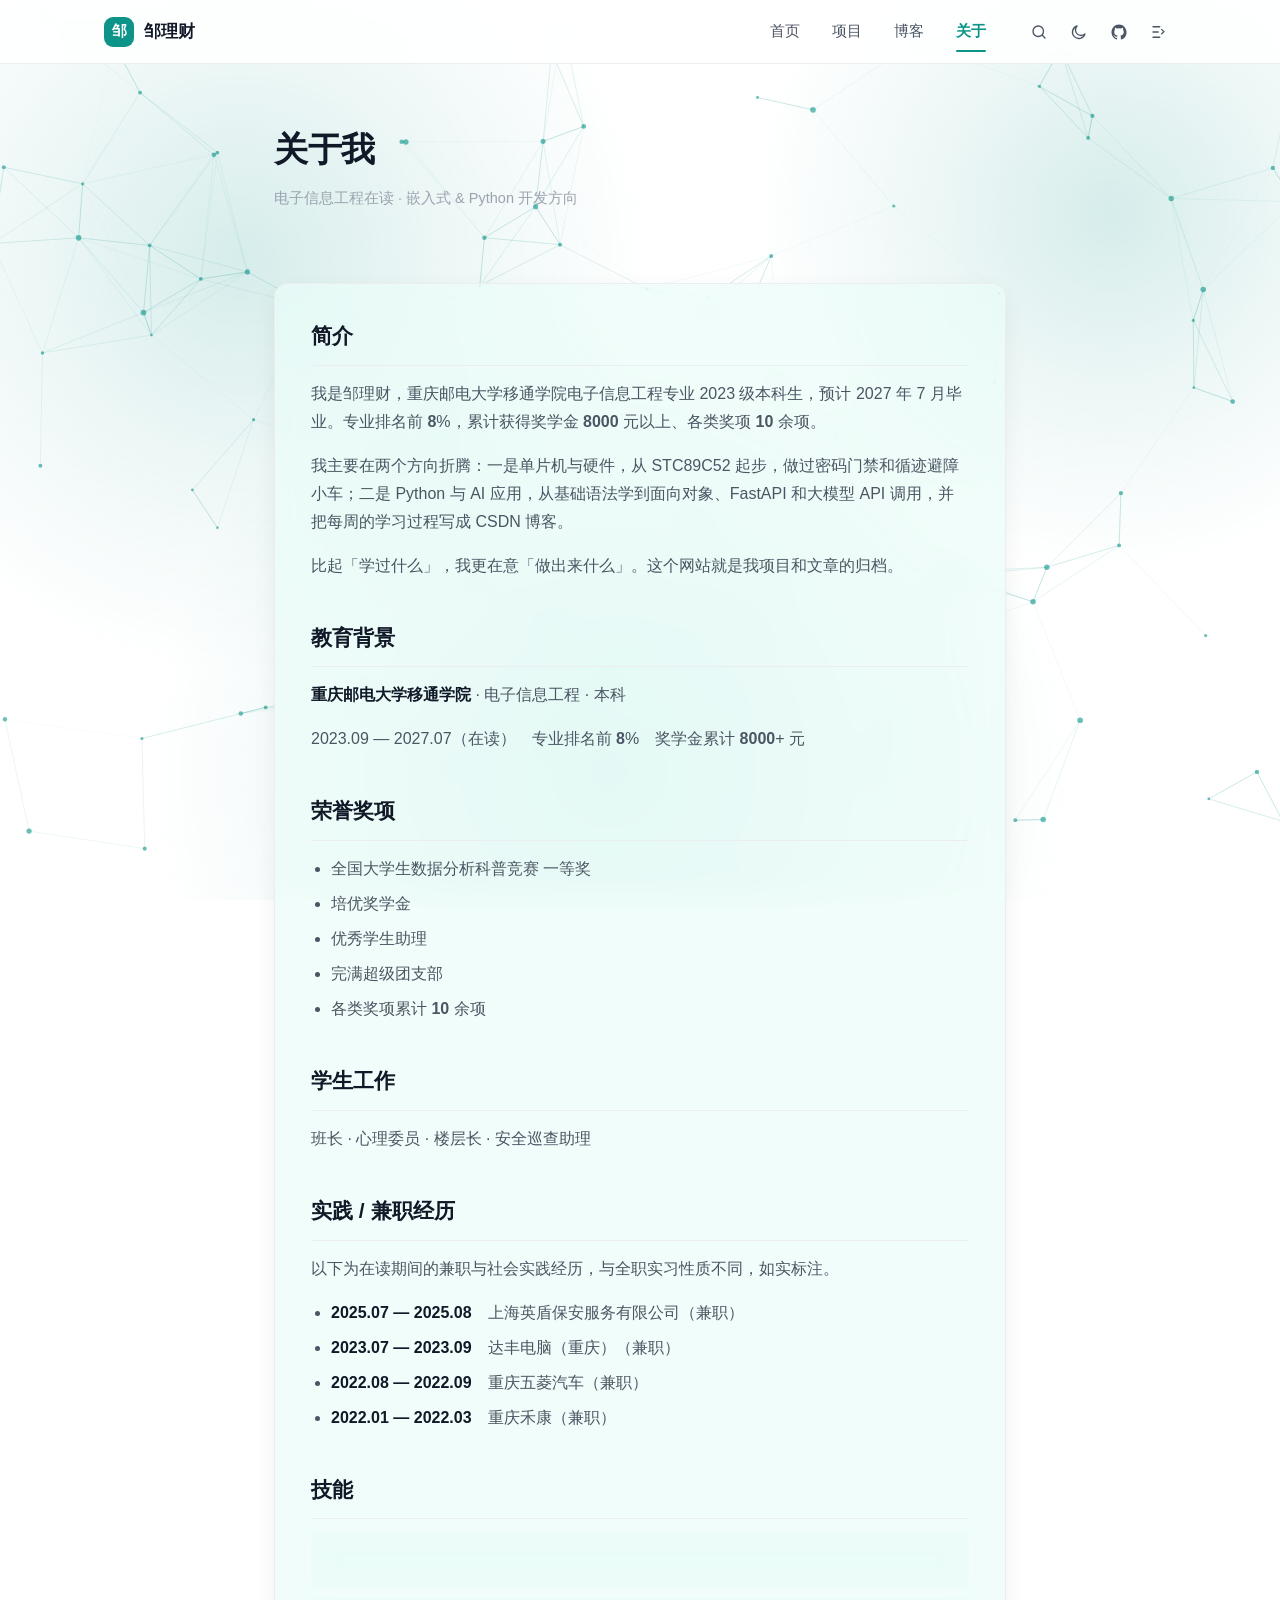
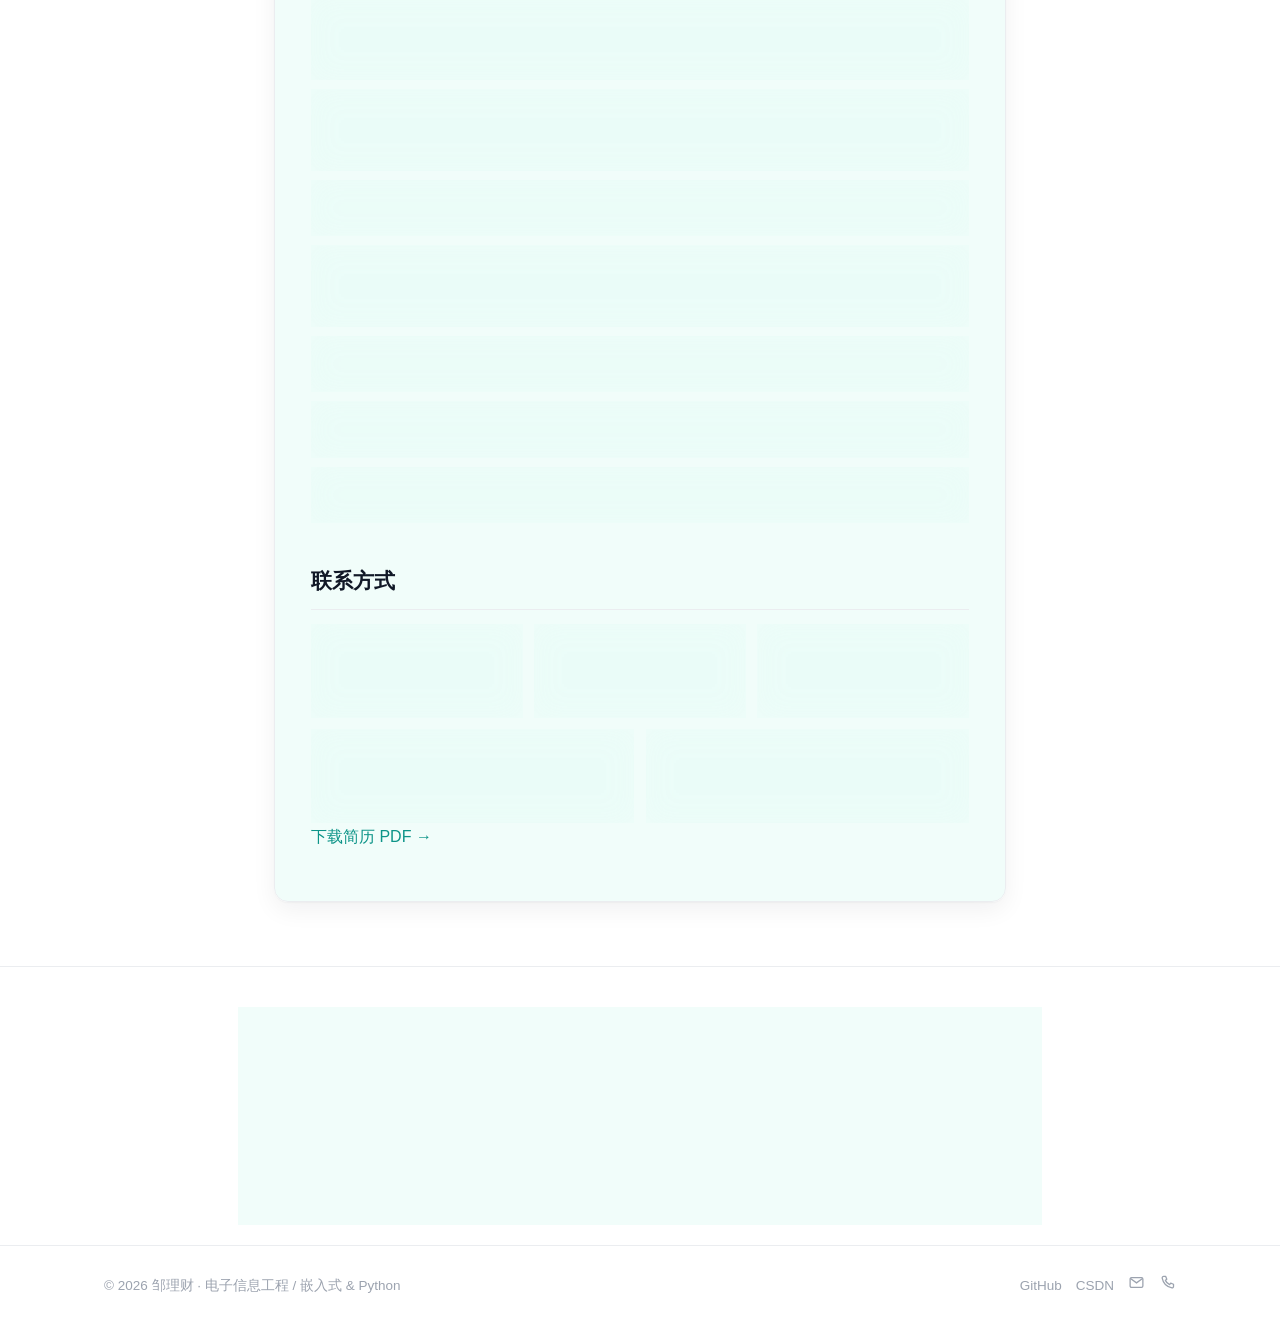
<file: about.html>
<!DOCTYPE html>
<html lang="zh-CN">
<head>
<meta charset="UTF-8">
<meta name="viewport" content="width=device-width, initial-scale=1.0">
<title>关于我 · 邹理财</title>
<meta name="description" content="邹理财：重庆邮电大学移通学院电子信息工程在读，嵌入式与 Python 开发方向。教育背景、技能、实践经历与联系方式。">
<meta property="og:type" content="profile">
<meta property="og:title" content="关于我 · 邹理财">
<meta property="og:description" content="电子信息工程在读，嵌入式与 Python 方向：教育背景、技能、实践经历与联系方式。">
<meta property="og:image" content="images/avatar.jpg">
<link rel="stylesheet" href="css/style.css">
<link rel="icon" href="favicon.svg" type="image/svg+xml">
<script>(function(){var t=localStorage.getItem("theme");if(!t&&window.matchMedia&&window.matchMedia("(prefers-color-scheme: dark)").matches){t="dark";}if(t==="dark"){document.documentElement.setAttribute("data-theme","dark");}})();</script>
</head>
<body>

<!-- 顶部滚动进度条 -->
<div class="scroll-progress" id="scrollProgress"></div>

<canvas id="bgCanvas" aria-hidden="true"></canvas>

<!-- ================= 顶部导航 ================= -->
<header class="nav">
    <div class="nav-inner">
        <a class="brand" href="index.html">
            <span class="brand-mark">邹</span>
            邹理财
        </a>

        <nav class="nav-links" id="navLinks">
            <a href="index.html">首页</a>
            <a href="projects.html">项目</a>
            <a href="blog.html">博客</a>
            <a href="about.html" class="active">关于</a>
        </nav>

        <div class="nav-tools">
            <button class="icon-btn" id="searchBtn" title="搜索文章" aria-label="搜索">
                <svg viewBox="0 0 24 24" fill="none" stroke="currentColor" stroke-width="1.8">
                    <circle cx="11" cy="11" r="7"/><path d="m20 20-3.2-3.2" stroke-linecap="round"/>
                </svg>
            </button>
            <button class="icon-btn" id="themeBtn" title="切换深浅色" aria-label="切换主题">
                <svg viewBox="0 0 24 24" fill="none" stroke="currentColor" stroke-width="1.8" stroke-linecap="round"><path d="M20 14.5A8.5 8.5 0 1 1 9.5 4a6.8 6.8 0 0 0 10.5 10.5Z" stroke-linejoin="round"/></svg>
            </button>
            <a class="icon-btn" href="https://github.com/print_zlc" target="_blank" rel="noopener" title="GitHub" aria-label="GitHub">
                <svg viewBox="0 0 24 24" fill="currentColor">
                    <path d="M12 2C6.48 2 2 6.58 2 12.25c0 4.53 2.87 8.37 6.84 9.72.5.1.68-.22.68-.49v-1.7c-2.78.62-3.37-1.37-3.37-1.37-.45-1.18-1.11-1.5-1.11-1.5-.91-.63.07-.62.07-.62 1 .07 1.53 1.06 1.53 1.06.9 1.57 2.34 1.12 2.91.85.09-.66.35-1.12.63-1.38-2.22-.26-4.56-1.14-4.56-5.06 0-1.12.39-2.03 1.03-2.75-.1-.26-.45-1.3.1-2.71 0 0 .84-.28 2.75 1.05a9.3 9.3 0 0 1 5 0c1.91-1.33 2.75-1.05 2.75-1.05.55 1.41.2 2.45.1 2.71.64.72 1.03 1.63 1.03 2.75 0 3.93-2.34 4.8-4.57 5.05.36.32.68.94.68 1.9v2.82c0 .27.18.6.69.49A10.26 10.26 0 0 0 22 12.25C22 6.58 17.52 2 12 2Z"/>
                </svg>
            </a>
            <a class="icon-btn" href="https://blog.csdn.net/print_zlc" target="_blank" rel="noopener" title="CSDN" aria-label="CSDN">
                <svg viewBox="0 0 24 24" fill="none" stroke="currentColor" stroke-width="1.8" stroke-linecap="round">
                    <path d="M4 5h9M4 12h7M4 19h9"/><path d="m15.5 8.5 3 3-3 3"/>
                </svg>
            </a>
            <button class="icon-btn nav-toggle" id="navToggle" aria-label="展开菜单">
                <svg viewBox="0 0 24 24" fill="none" stroke="currentColor" stroke-width="1.8" stroke-linecap="round">
                    <path d="M4 7h16M4 12h16M4 17h16"/>
                </svg>
            </button>
        </div>
    </div>
</header>

<main>
    <section class="page-head">
        <div class="wrap-narrow">
            <h1>关于我</h1>
            <p>电子信息工程在读 · 嵌入式 & Python 开发方向</p>
        </div>
    </section>

    <section class="section">
        <div class="wrap-narrow">
            <article class="prose">

            <h2>简介</h2>
            <p>我是邹理财，重庆邮电大学移通学院电子信息工程专业 2023 级本科生，预计 2027 年 7 月毕业。专业排名前 <b data-stat="rank">8</b>%，累计获得奖学金 <b data-stat="scholarship">8000</b> 元以上、各类奖项 <b data-stat="awards">10</b> 余项。</p>
            <p>我主要在两个方向折腾：一是单片机与硬件，从 STC89C52 起步，做过密码门禁和循迹避障小车；二是 Python 与 AI 应用，从基础语法学到面向对象、FastAPI 和大模型 API 调用，并把每周的学习过程写成 CSDN 博客。</p>
            <p>比起「学过什么」，我更在意「做出来什么」。这个网站就是我项目和文章的归档。</p>

            <h2>教育背景</h2>
            <p><strong>重庆邮电大学移通学院</strong> · 电子信息工程 · 本科</p>
            <p>2023.09 — 2027.07（在读）　专业排名前 <b data-stat="rank">8</b>%　奖学金累计 <b data-stat="scholarship">8000</b>+ 元</p>

            <h2>荣誉奖项</h2>
            <ul>
                <li>全国大学生数据分析科普竞赛 一等奖</li>
                <li>培优奖学金</li>
                <li>优秀学生助理</li>
                <li>完满超级团支部</li>
                <li>各类奖项累计 <b data-stat="awards">10</b> 余项</li>
            </ul>

            <h2>学生工作</h2>
            <p>班长 · 心理委员 · 楼层长 · 安全巡查助理</p>

            <h2>实践 / 兼职经历</h2>
            <p>以下为在读期间的兼职与社会实践经历，与全职实习性质不同，如实标注。</p>
            <ul>
                <li><strong>2025.07 — 2025.08</strong>　上海英盾保安服务有限公司（兼职）</li>
                <li><strong>2023.07 — 2023.09</strong>　达丰电脑（重庆）（兼职）</li>
                <li><strong>2022.08 — 2022.09</strong>　重庆五菱汽车（兼职）</li>
                <li><strong>2022.01 — 2022.03</strong>　重庆禾康（兼职）</li>
            </ul>

            <h2>技能</h2>
            <div class="skill-list">
                <div class="skill-item"><b>编程语言</b><span>Python · C · C++</span></div>
                <div class="skill-item"><b>单片机开发</b><span>能独立完成 51 单片机小系统：矩阵键盘扫描、LCD1602 显示、传感器采样与 L298N 电机驱动</span></div>
                <div class="skill-item"><b>前端</b><span>能独立完成响应式页面：HTML 语义化、Flex / Grid 布局、原生 JavaScript 交互；了解 Vue 与 ECharts</span></div>
                <div class="skill-item"><b>数据库</b><span>能独立完成 MySQL 建表与增删改查</span></div>
                <div class="skill-item"><b>工程软件</b><span>能使用 MATLAB 做数据处理、Multisim 做电路仿真、Altium Designer 绘制原理图</span></div>
                <div class="skill-item"><b>硬件实操</b><span>焊接、面包板搭建，能用万用表 / 示波器定位常见硬件故障</span></div>
                <div class="skill-item"><b>AI 辅助开发</b><span>能用 Cursor / Trae / HermesAgent 辅助编码、排查问题</span></div>
                <div class="skill-item"><b>办公工具</b><span>Word · Excel · PowerPoint</span></div>
            </div>

            <h2>联系方式</h2>
            <div class="contact-row">
                <a class="contact-card" href="#" data-contact="phone">
                    <b>电话</b>
                    <span class="hint">点击显示</span>
                </a>
                <a class="contact-card" href="#" data-contact="email">
                    <b>邮箱</b>
                    <span class="hint">点击显示</span>
                </a>
                <a class="contact-card" href="https://blog.csdn.net/print_zlc" target="_blank" rel="noopener">
                    <b>CSDN</b>
                    <span>blog.csdn.net/print_zlc</span>
                </a>
                <a class="contact-card" href="https://github.com/print_zlc" target="_blank" rel="noopener">
                    <b>GitHub</b>
                    <span>github.com/print_zlc</span>
                </a>
                <div class="contact-card">
                    <b>所在地</b>
                    <span>重庆</span>
                </div>
            </div>

            <p><a href="assets/resume.pdf" download="邹理财-简历.pdf">下载简历 PDF →</a></p>

            </article>
        </div>
    </section>

    <!-- ================= 留言区（giscus，接入 GitHub Discussions） ================= -->
    <section class="section">
        <div class="wrap-narrow">
            <div class="comments">
                <h2>留言板</h2>
                <p class="giscus-note" id="giscusNote">
                    这里准备接入 giscus 留言：在 <a href="https://giscus.app" target="_blank" rel="noopener">giscus.app</a>
                    生成配置后，把 repo / repoId / categoryId 填进 <code>js/main.js</code> 顶部的 GISCUS 对象即可自动显示，无需改其它文件。
                </p>
                <div class="giscus" id="giscusBox"></div>
            </div>
        </div>
    </section>
</main>

<!-- ================= 页脚 ================= -->
<footer class="footer">
    <div class="footer-inner">
        <span>© <span id="year"></span> 邹理财 · 电子信息工程 / 嵌入式 & Python</span>
        <div class="footer-links">
            <a href="https://github.com/print_zlc" target="_blank" rel="noopener">GitHub</a>
            <a href="https://blog.csdn.net/print_zlc" target="_blank" rel="noopener">CSDN</a>
            <a href="#" data-contact="email" aria-label="邮箱" title="点击给邹理财发邮件">
                <svg viewBox="0 0 24 24" fill="none" stroke="currentColor" stroke-width="1.8"><rect x="3" y="5" width="18" height="14" rx="2"/><path d="m3.5 6.5 8.5 6 8.5-6"/></svg>
            </a>
            <a href="#" data-contact="phone" aria-label="电话" title="点击拨打邹理财的电话">
                <svg viewBox="0 0 24 24" fill="none" stroke="currentColor" stroke-width="1.8"><path d="M6.5 3.5h3l1.5 4-2 1.5a12 12 0 0 0 6 6l1.5-2 4 1.5v3a2 2 0 0 1-2.2 2A17.5 17.5 0 0 1 4.5 5.7a2 2 0 0 1 2-2.2Z" stroke-linejoin="round"/></svg>
            </a>
        </div>
    </div>
</footer>

<!-- ================= 搜索弹层 ================= -->
<div class="search-mask" id="searchMask">
    <div class="search-panel">
        <input class="search-input" id="searchInput" type="text" placeholder="搜索站内内容：文章 / 项目 / 技能…">
        <div class="search-results" id="searchResults"></div>
    </div>
</div>

<button id="backTop" aria-label="回到顶部">
    <svg width="16" height="16" viewBox="0 0 24 24" fill="none" stroke="currentColor" stroke-width="2" stroke-linecap="round"><path d="M12 19V5M6 11l6-6 6 6"/></svg>
</button>

<script src="js/background.js" defer></script>
<script src="js/main.js" defer></script>
</body>
</html>
</file>
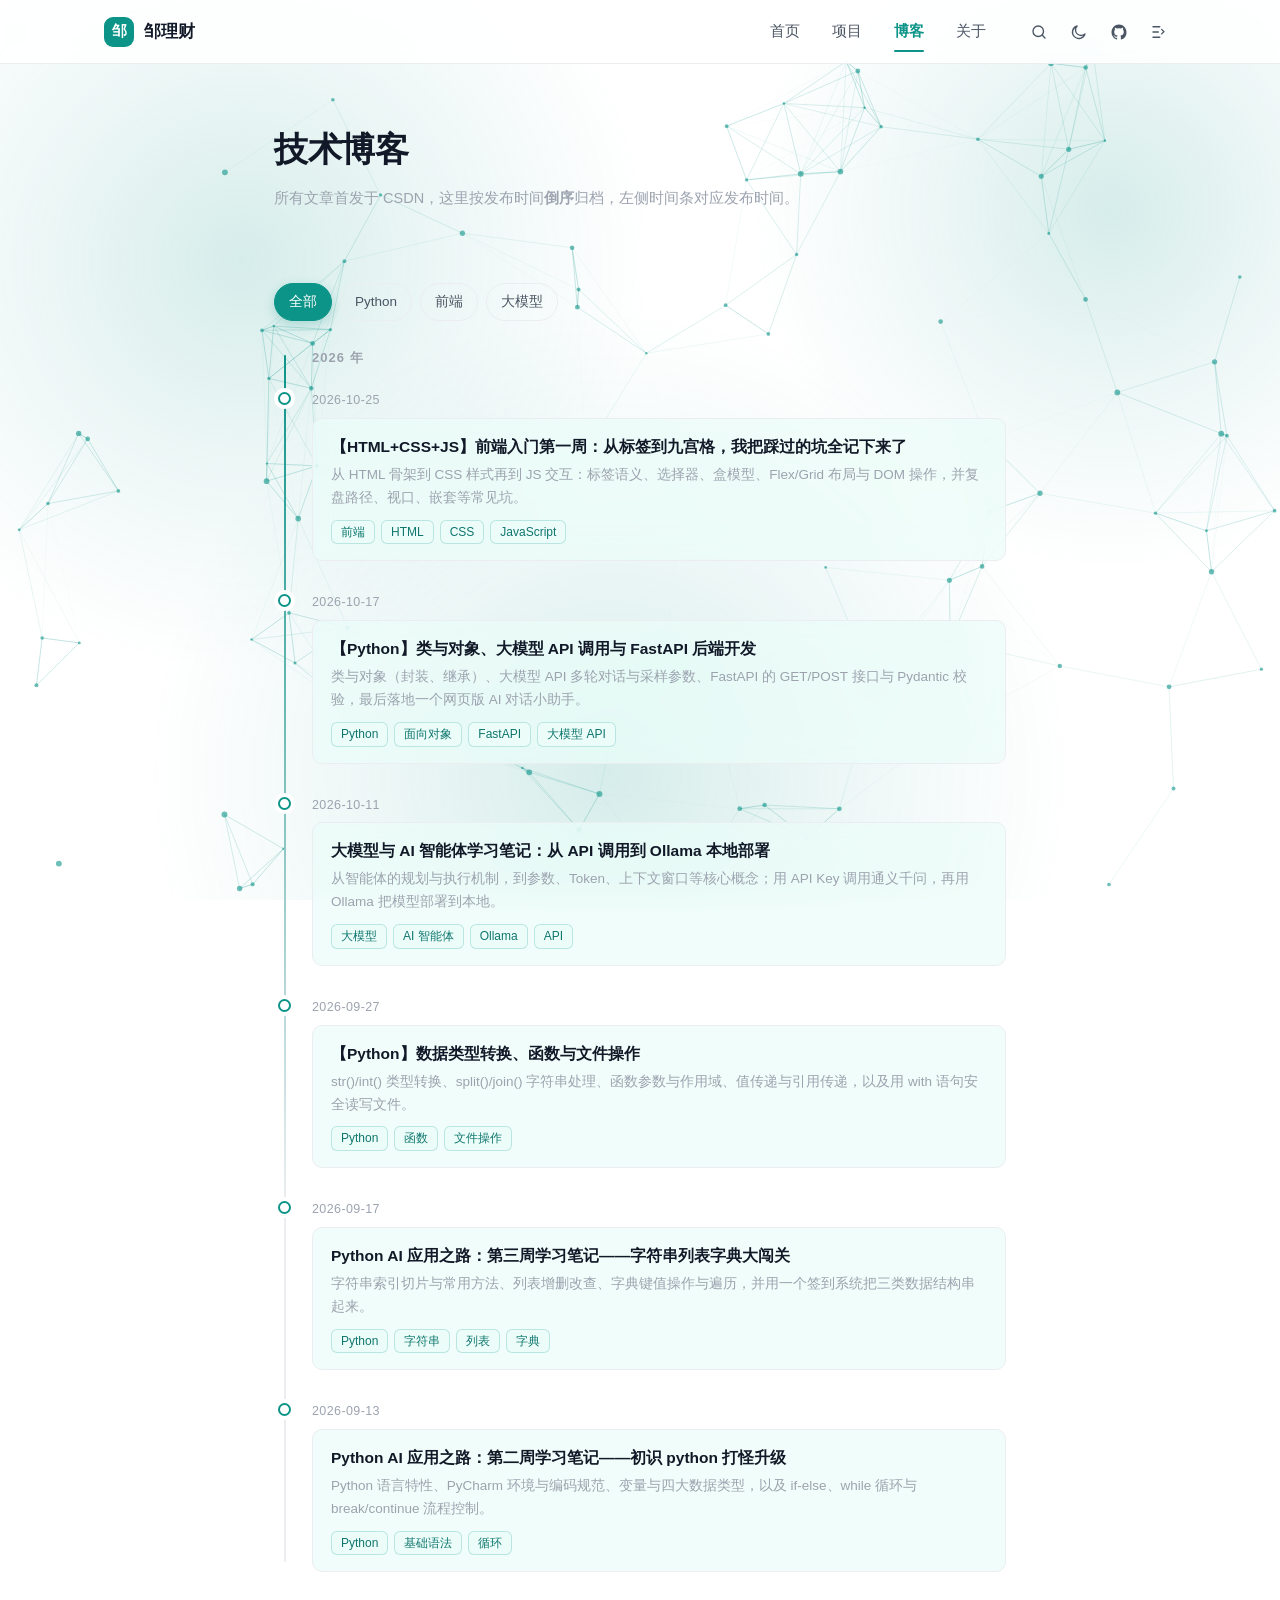
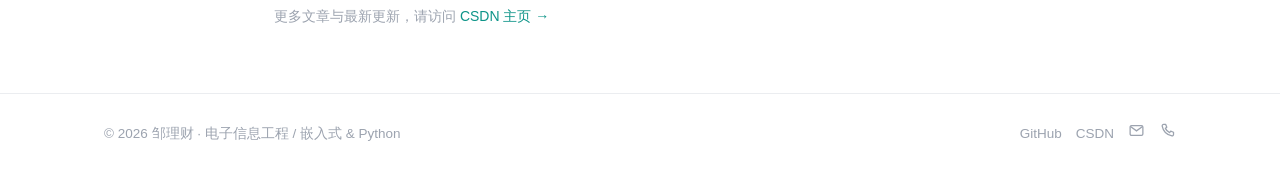
<file: blog.html>
<!DOCTYPE html>
<html lang="zh-CN">
<head>
<meta charset="UTF-8">
<meta name="viewport" content="width=device-width, initial-scale=1.0">
<title>技术博客 · 邹理财</title>
<meta name="description" content="邹理财的 CSDN 技术文章归档：Python、前端、大模型与 AI 智能体学习笔记，按发布时间倒序排列。">
<meta property="og:type" content="article">
<meta property="og:title" content="技术博客 · 邹理财">
<meta property="og:description" content="Python、前端、大模型与 AI 智能体学习笔记，按发布时间倒序归档。">
<meta property="og:image" content="images/avatar.jpg">
<link rel="stylesheet" href="css/style.css">
<link rel="icon" href="favicon.svg" type="image/svg+xml">
<script>(function(){var t=localStorage.getItem("theme");if(!t&&window.matchMedia&&window.matchMedia("(prefers-color-scheme: dark)").matches){t="dark";}if(t==="dark"){document.documentElement.setAttribute("data-theme","dark");}})();</script>
</head>
<body>

<!-- 顶部滚动进度条 -->
<div class="scroll-progress" id="scrollProgress"></div>

<canvas id="bgCanvas" aria-hidden="true"></canvas>

<!-- ================= 顶部导航 ================= -->
<header class="nav">
    <div class="nav-inner">
        <a class="brand" href="index.html">
            <span class="brand-mark">邹</span>
            邹理财
        </a>

        <nav class="nav-links" id="navLinks">
            <a href="index.html">首页</a>
            <a href="projects.html">项目</a>
            <a href="blog.html" class="active">博客</a>
            <a href="about.html">关于</a>
        </nav>

        <div class="nav-tools">
            <button class="icon-btn" id="searchBtn" title="搜索文章" aria-label="搜索">
                <svg viewBox="0 0 24 24" fill="none" stroke="currentColor" stroke-width="1.8">
                    <circle cx="11" cy="11" r="7"/><path d="m20 20-3.2-3.2" stroke-linecap="round"/>
                </svg>
            </button>
            <button class="icon-btn" id="themeBtn" title="切换深浅色" aria-label="切换主题">
                <svg viewBox="0 0 24 24" fill="none" stroke="currentColor" stroke-width="1.8" stroke-linecap="round"><path d="M20 14.5A8.5 8.5 0 1 1 9.5 4a6.8 6.8 0 0 0 10.5 10.5Z" stroke-linejoin="round"/></svg>
            </button>
            <a class="icon-btn" href="https://github.com/print_zlc" target="_blank" rel="noopener" title="GitHub" aria-label="GitHub">
                <svg viewBox="0 0 24 24" fill="currentColor">
                    <path d="M12 2C6.48 2 2 6.58 2 12.25c0 4.53 2.87 8.37 6.84 9.72.5.1.68-.22.68-.49v-1.7c-2.78.62-3.37-1.37-3.37-1.37-.45-1.18-1.11-1.5-1.11-1.5-.91-.63.07-.62.07-.62 1 .07 1.53 1.06 1.53 1.06.9 1.57 2.34 1.12 2.91.85.09-.66.35-1.12.63-1.38-2.22-.26-4.56-1.14-4.56-5.06 0-1.12.39-2.03 1.03-2.75-.1-.26-.45-1.3.1-2.71 0 0 .84-.28 2.75 1.05a9.3 9.3 0 0 1 5 0c1.91-1.33 2.75-1.05 2.75-1.05.55 1.41.2 2.45.1 2.71.64.72 1.03 1.63 1.03 2.75 0 3.93-2.34 4.8-4.57 5.05.36.32.68.94.68 1.9v2.82c0 .27.18.6.69.49A10.26 10.26 0 0 0 22 12.25C22 6.58 17.52 2 12 2Z"/>
                </svg>
            </a>
            <a class="icon-btn" href="https://blog.csdn.net/print_zlc" target="_blank" rel="noopener" title="CSDN" aria-label="CSDN">
                <svg viewBox="0 0 24 24" fill="none" stroke="currentColor" stroke-width="1.8" stroke-linecap="round">
                    <path d="M4 5h9M4 12h7M4 19h9"/><path d="m15.5 8.5 3 3-3 3"/>
                </svg>
            </a>
            <button class="icon-btn nav-toggle" id="navToggle" aria-label="展开菜单">
                <svg viewBox="0 0 24 24" fill="none" stroke="currentColor" stroke-width="1.8" stroke-linecap="round">
                    <path d="M4 7h16M4 12h16M4 17h16"/>
                </svg>
            </button>
        </div>
    </div>
</header>

<main>
    <section class="page-head">
        <div class="wrap-narrow">
            <h1>技术博客</h1>
            <p>所有文章首发于 CSDN，这里按发布时间<strong>倒序</strong>归档，左侧时间条对应发布时间。</p>
        </div>
    </section>

    <section class="section">
        <div class="wrap-narrow">

            <!-- 标签筛选 -->
            <div class="filters">
                <button class="filter-btn active" data-filter="全部">全部</button>
                <button class="filter-btn" data-filter="Python">Python</button>
                <button class="filter-btn" data-filter="前端">前端</button>
                <button class="filter-btn" data-filter="大模型">大模型</button>
            </div>

            <!-- 左侧时间条 + 文章列表 -->
            <div class="timeline">
                <div class="tl-year">2026 年</div>

                <div class="tl-item" data-category="前端">
                    <span class="tl-date">2026-10-25</span>
                    <a class="tl-card" href="https://blog.csdn.net/print_zlc/article/details/169063188" target="_blank" rel="noopener">
                        <h3>【HTML+CSS+JS】前端入门第一周：从标签到九宫格，我把踩过的坑全记下来了</h3>
                        <p>从 HTML 骨架到 CSS 样式再到 JS 交互：标签语义、选择器、盒模型、Flex/Grid 布局与 DOM 操作，并复盘路径、视口、嵌套等常见坑。</p>
                        <div class="tl-tags">
                            <span class="chip">前端</span><span class="chip">HTML</span>
                            <span class="chip">CSS</span><span class="chip">JavaScript</span>
                        </div>
                    </a>
                </div>

                <div class="tl-item" data-category="Python">
                    <span class="tl-date">2026-10-17</span>
                    <a class="tl-card" href="https://blog.csdn.net/print_zlc/article/details/168247085" target="_blank" rel="noopener">
                        <h3>【Python】类与对象、大模型 API 调用与 FastAPI 后端开发</h3>
                        <p>类与对象（封装、继承）、大模型 API 多轮对话与采样参数、FastAPI 的 GET/POST 接口与 Pydantic 校验，最后落地一个网页版 AI 对话小助手。</p>
                        <div class="tl-tags">
                            <span class="chip">Python</span><span class="chip">面向对象</span>
                            <span class="chip">FastAPI</span><span class="chip">大模型 API</span>
                        </div>
                    </a>
                </div>

                <div class="tl-item" data-category="大模型">
                    <span class="tl-date">2026-10-11</span>
                    <a class="tl-card" href="https://blog.csdn.net/print_zlc/article/details/167587743" target="_blank" rel="noopener">
                        <h3>大模型与 AI 智能体学习笔记：从 API 调用到 Ollama 本地部署</h3>
                        <p>从智能体的规划与执行机制，到参数、Token、上下文窗口等核心概念；用 API Key 调用通义千问，再用 Ollama 把模型部署到本地。</p>
                        <div class="tl-tags">
                            <span class="chip">大模型</span><span class="chip">AI 智能体</span>
                            <span class="chip">Ollama</span><span class="chip">API</span>
                        </div>
                    </a>
                </div>

                <div class="tl-item" data-category="Python">
                    <span class="tl-date">2026-09-27</span>
                    <a class="tl-card" href="https://blog.csdn.net/print_zlc/article/details/166740018" target="_blank" rel="noopener">
                        <h3>【Python】数据类型转换、函数与文件操作</h3>
                        <p>str()/int() 类型转换、split()/join() 字符串处理、函数参数与作用域、值传递与引用传递，以及用 with 语句安全读写文件。</p>
                        <div class="tl-tags">
                            <span class="chip">Python</span><span class="chip">函数</span>
                            <span class="chip">文件操作</span>
                        </div>
                    </a>
                </div>

                <div class="tl-item" data-category="Python">
                    <span class="tl-date">2026-09-17</span>
                    <a class="tl-card" href="https://blog.csdn.net/print_zlc/article/details/165758511" target="_blank" rel="noopener">
                        <h3>Python AI 应用之路：第三周学习笔记——字符串列表字典大闯关</h3>
                        <p>字符串索引切片与常用方法、列表增删改查、字典键值操作与遍历，并用一个签到系统把三类数据结构串起来。</p>
                        <div class="tl-tags">
                            <span class="chip">Python</span><span class="chip">字符串</span>
                            <span class="chip">列表</span><span class="chip">字典</span>
                        </div>
                    </a>
                </div>

                <div class="tl-item" data-category="Python">
                    <span class="tl-date">2026-09-13</span>
                    <a class="tl-card" href="https://blog.csdn.net/print_zlc/article/details/165227529" target="_blank" rel="noopener">
                        <h3>Python AI 应用之路：第二周学习笔记——初识 python 打怪升级</h3>
                        <p>Python 语言特性、PyCharm 环境与编码规范、变量与四大数据类型，以及 if-else、while 循环与 break/continue 流程控制。</p>
                        <div class="tl-tags">
                            <span class="chip">Python</span><span class="chip">基础语法</span>
                            <span class="chip">循环</span>
                        </div>
                    </a>
                </div>
            </div>

            <p class="blog-note">
                更多文章与最新更新，请访问
                <a href="https://blog.csdn.net/print_zlc" target="_blank" rel="noopener">CSDN 主页 →</a>
            </p>
        </div>
    </section>
</main>

<!-- ================= 页脚 ================= -->
<footer class="footer">
    <div class="footer-inner">
        <span>© <span id="year"></span> 邹理财 · 电子信息工程 / 嵌入式 & Python</span>
        <div class="footer-links">
            <a href="https://github.com/print_zlc" target="_blank" rel="noopener">GitHub</a>
            <a href="https://blog.csdn.net/print_zlc" target="_blank" rel="noopener">CSDN</a>
            <a href="#" data-contact="email" aria-label="邮箱" title="点击给邹理财发邮件">
                <svg viewBox="0 0 24 24" fill="none" stroke="currentColor" stroke-width="1.8"><rect x="3" y="5" width="18" height="14" rx="2"/><path d="m3.5 6.5 8.5 6 8.5-6"/></svg>
            </a>
            <a href="#" data-contact="phone" aria-label="电话" title="点击拨打邹理财的电话">
                <svg viewBox="0 0 24 24" fill="none" stroke="currentColor" stroke-width="1.8"><path d="M6.5 3.5h3l1.5 4-2 1.5a12 12 0 0 0 6 6l1.5-2 4 1.5v3a2 2 0 0 1-2.2 2A17.5 17.5 0 0 1 4.5 5.7a2 2 0 0 1 2-2.2Z" stroke-linejoin="round"/></svg>
            </a>
        </div>
    </div>
</footer>

<!-- ================= 搜索弹层 ================= -->
<div class="search-mask" id="searchMask">
    <div class="search-panel">
        <input class="search-input" id="searchInput" type="text" placeholder="搜索站内内容：文章 / 项目 / 技能…">
        <div class="search-results" id="searchResults"></div>
    </div>
</div>

<button id="backTop" aria-label="回到顶部">
    <svg width="16" height="16" viewBox="0 0 24 24" fill="none" stroke="currentColor" stroke-width="2" stroke-linecap="round"><path d="M12 19V5M6 11l6-6 6 6"/></svg>
</button>

<script src="js/background.js" defer></script>
<script src="js/main.js" defer></script>
</body>
</html>
</file>
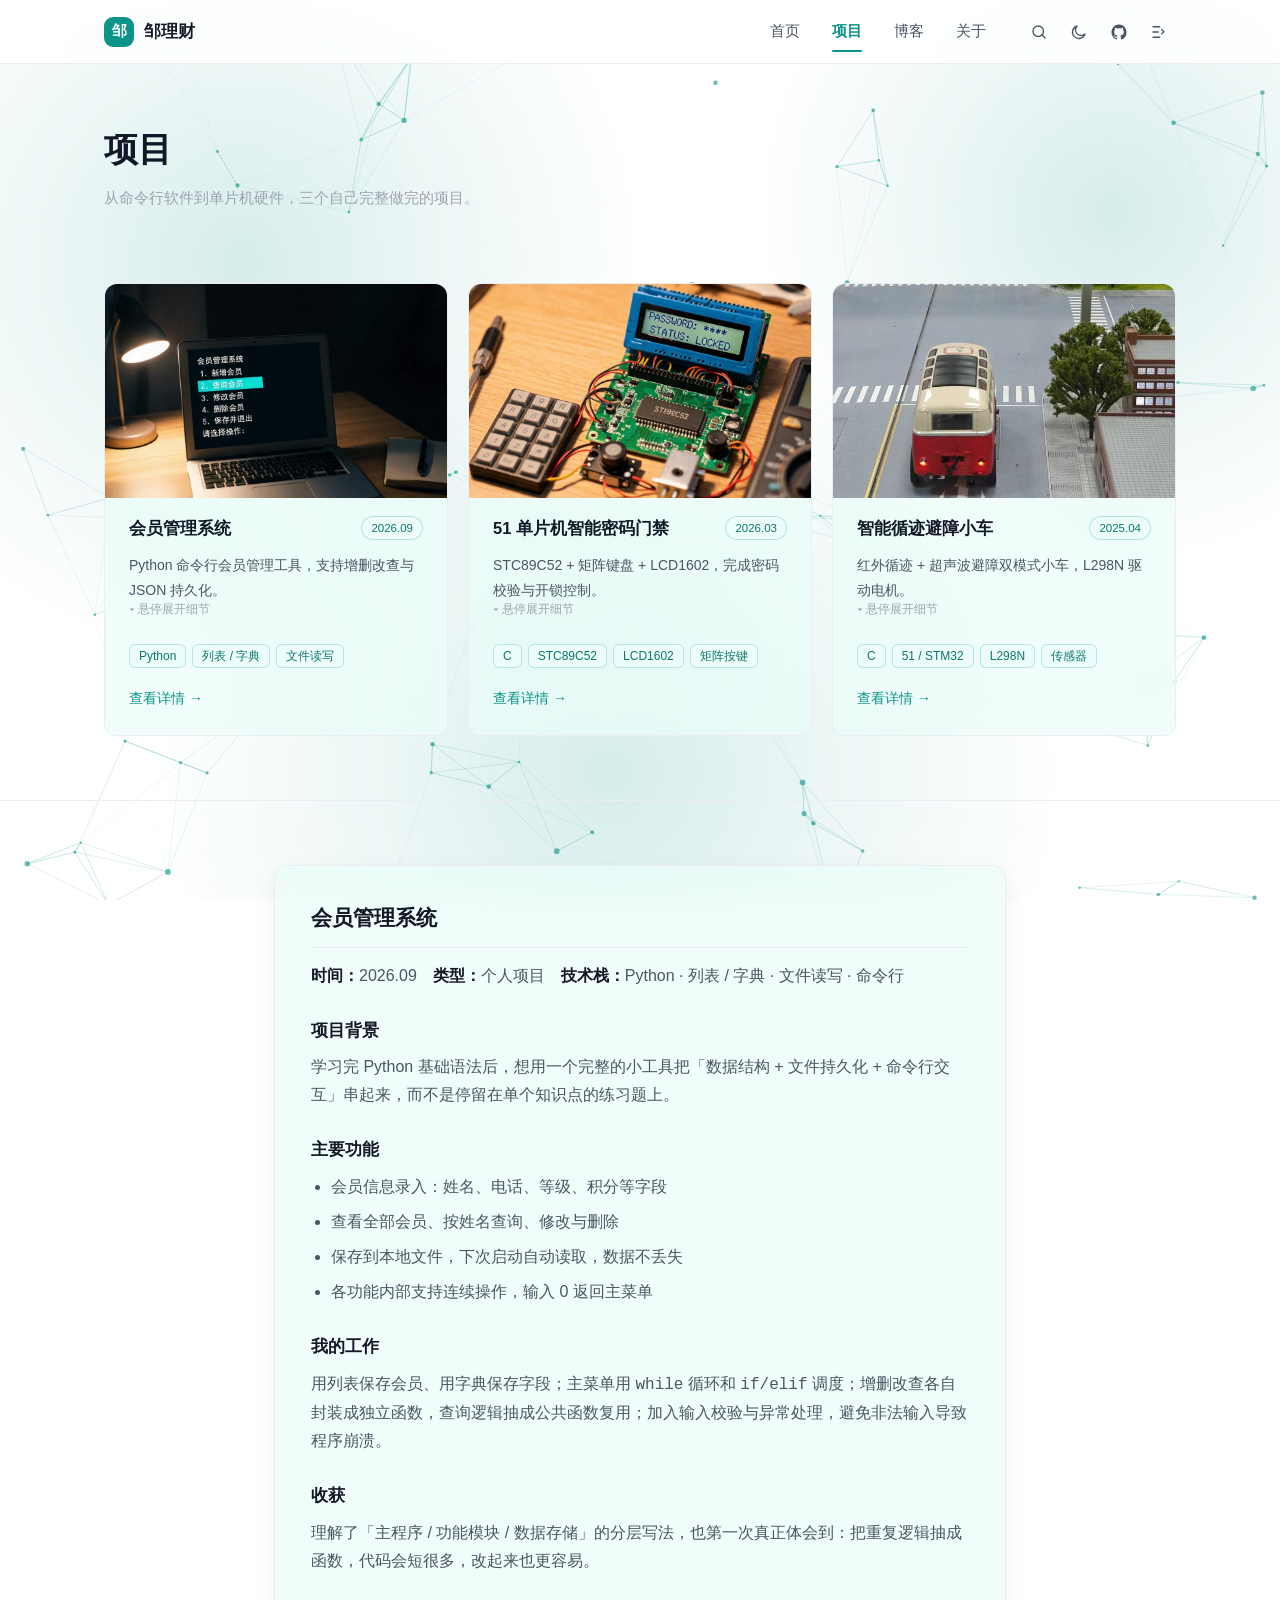
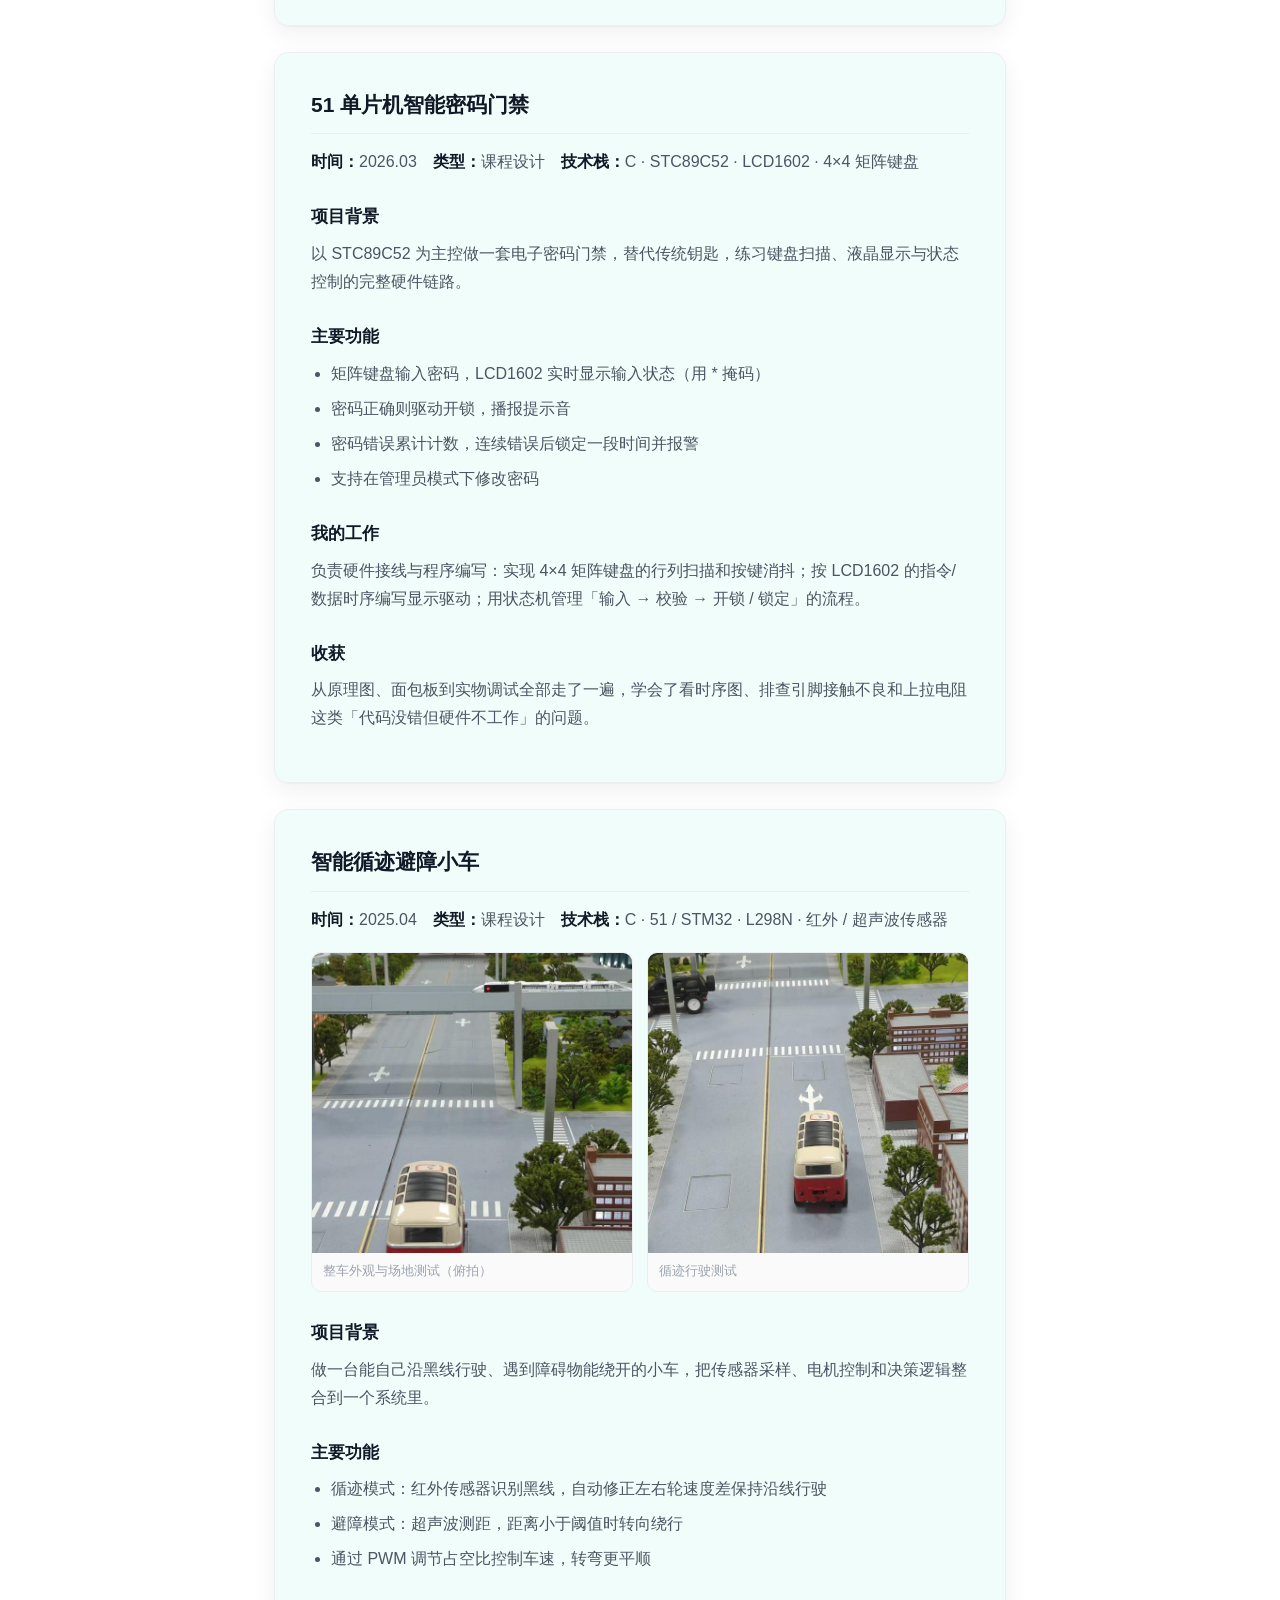
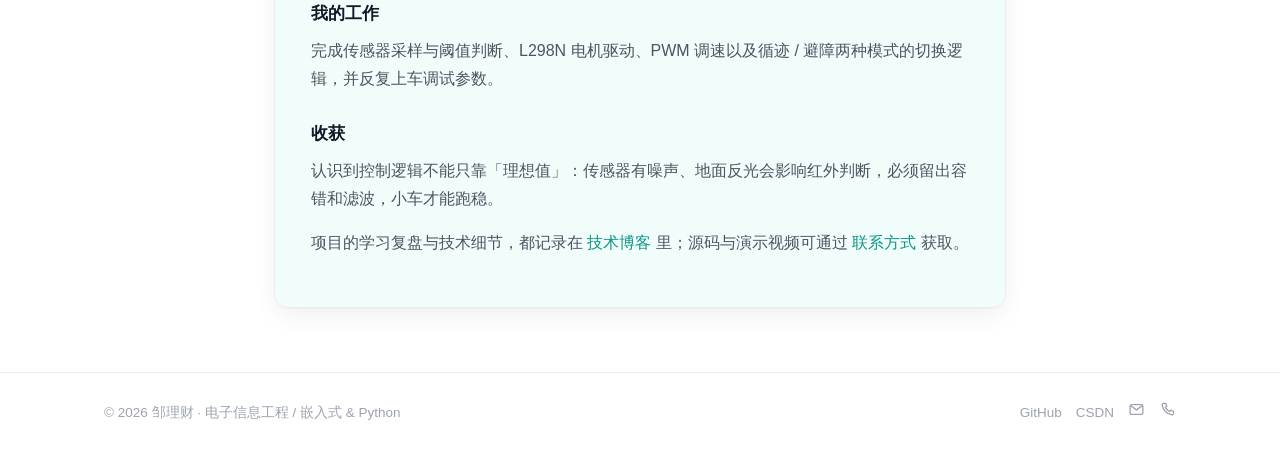
<file: projects.html>
<!DOCTYPE html>
<html lang="zh-CN">
<head>
<meta charset="UTF-8">
<meta name="viewport" content="width=device-width, initial-scale=1.0">
<title>项目 · 邹理财</title>
<meta name="description" content="邹理财的项目作品：会员管理系统、51 单片机智能密码门禁、智能循迹避障小车。">
<meta property="og:type" content="website">
<meta property="og:title" content="项目 · 邹理财">
<meta property="og:description" content="从命令行软件到单片机硬件：会员管理系统、51 密码门禁、智能循迹避障小车。">
<meta property="og:image" content="images/cover-door.jpg">
<link rel="stylesheet" href="css/style.css">
<link rel="icon" href="favicon.svg" type="image/svg+xml">
<script>(function(){var t=localStorage.getItem("theme");if(!t&&window.matchMedia&&window.matchMedia("(prefers-color-scheme: dark)").matches){t="dark";}if(t==="dark"){document.documentElement.setAttribute("data-theme","dark");}})();</script>
</head>
<body>

<!-- 顶部滚动进度条 -->
<div class="scroll-progress" id="scrollProgress"></div>

<canvas id="bgCanvas" aria-hidden="true"></canvas>

<!-- ================= 顶部导航 ================= -->
<header class="nav">
    <div class="nav-inner">
        <a class="brand" href="index.html">
            <span class="brand-mark">邹</span>
            邹理财
        </a>

        <nav class="nav-links" id="navLinks">
            <a href="index.html">首页</a>
            <a href="projects.html" class="active">项目</a>
            <a href="blog.html">博客</a>
            <a href="about.html">关于</a>
        </nav>

        <div class="nav-tools">
            <button class="icon-btn" id="searchBtn" title="搜索文章" aria-label="搜索">
                <svg viewBox="0 0 24 24" fill="none" stroke="currentColor" stroke-width="1.8">
                    <circle cx="11" cy="11" r="7"/><path d="m20 20-3.2-3.2" stroke-linecap="round"/>
                </svg>
            </button>
            <button class="icon-btn" id="themeBtn" title="切换深浅色" aria-label="切换主题">
                <svg viewBox="0 0 24 24" fill="none" stroke="currentColor" stroke-width="1.8" stroke-linecap="round"><path d="M20 14.5A8.5 8.5 0 1 1 9.5 4a6.8 6.8 0 0 0 10.5 10.5Z" stroke-linejoin="round"/></svg>
            </button>
            <a class="icon-btn" href="https://github.com/print_zlc" target="_blank" rel="noopener" title="GitHub" aria-label="GitHub">
                <svg viewBox="0 0 24 24" fill="currentColor">
                    <path d="M12 2C6.48 2 2 6.58 2 12.25c0 4.53 2.87 8.37 6.84 9.72.5.1.68-.22.68-.49v-1.7c-2.78.62-3.37-1.37-3.37-1.37-.45-1.18-1.11-1.5-1.11-1.5-.91-.63.07-.62.07-.62 1 .07 1.53 1.06 1.53 1.06.9 1.57 2.34 1.12 2.91.85.09-.66.35-1.12.63-1.38-2.22-.26-4.56-1.14-4.56-5.06 0-1.12.39-2.03 1.03-2.75-.1-.26-.45-1.3.1-2.71 0 0 .84-.28 2.75 1.05a9.3 9.3 0 0 1 5 0c1.91-1.33 2.75-1.05 2.75-1.05.55 1.41.2 2.45.1 2.71.64.72 1.03 1.63 1.03 2.75 0 3.93-2.34 4.8-4.57 5.05.36.32.68.94.68 1.9v2.82c0 .27.18.6.69.49A10.26 10.26 0 0 0 22 12.25C22 6.58 17.52 2 12 2Z"/>
                </svg>
            </a>
            <a class="icon-btn" href="https://blog.csdn.net/print_zlc" target="_blank" rel="noopener" title="CSDN" aria-label="CSDN">
                <svg viewBox="0 0 24 24" fill="none" stroke="currentColor" stroke-width="1.8" stroke-linecap="round">
                    <path d="M4 5h9M4 12h7M4 19h9"/><path d="m15.5 8.5 3 3-3 3"/>
                </svg>
            </a>
            <button class="icon-btn nav-toggle" id="navToggle" aria-label="展开菜单">
                <svg viewBox="0 0 24 24" fill="none" stroke="currentColor" stroke-width="1.8" stroke-linecap="round">
                    <path d="M4 7h16M4 12h16M4 17h16"/>
                </svg>
            </button>
        </div>
    </div>
</header>

<main>
    <section class="page-head">
        <div class="wrap">
            <h1>项目</h1>
            <p>从命令行软件到单片机硬件，三个自己完整做完的项目。</p>
        </div>
    </section>

    <!-- ================= 项目速览 ================= -->
    <section class="section">
        <div class="wrap">
            <div class="project-grid">
                <article class="project-card">
                    <div class="project-cover">
                        <img src="images/cover-member.jpg" alt="会员管理系统在终端里的运行界面" loading="lazy" width="1000" height="683">
                    </div>
                    <div class="project-top">
                        <h3>会员管理系统</h3>
                        <span class="status">2026.09</span>
                    </div>
                    <p>Python 命令行会员管理工具，支持增删改查与 JSON 持久化。</p>
                    <span class="card-hint">▾ 悬停展开细节</span>
                    <div class="stack">
                        <span class="chip">Python</span><span class="chip">列表 / 字典</span><span class="chip">文件读写</span>
                    </div>
                    <div class="project-more">
                        <p><b>做了什么：</b>录入 / 浏览 / 检索 / 删除四大模块，多层菜单驱动，非法输入自动拦截。</p>
                        <p><b>用了什么：</b>列表统一管理会员、字典保存字段，JSON 文件落盘，增删改查各封装成函数。</p>
                        <p><b>解决了什么：</b>纸质登记易丢易重，查找从翻本子变成秒级检索。</p>
                    </div>
                    <div class="project-links"><a href="#p-member">查看详情 →</a></div>
                </article>

                <article class="project-card">
                    <div class="project-cover">
                        <img src="images/cover-door.jpg" alt="51 单片机智能密码门禁实物：开发板、矩阵键盘与 LCD1602" loading="lazy" width="1000" height="683">
                    </div>
                    <div class="project-top">
                        <h3>51 单片机智能密码门禁</h3>
                        <span class="status">2026.03</span>
                    </div>
                    <p>STC89C52 + 矩阵键盘 + LCD1602，完成密码校验与开锁控制。</p>
                    <span class="card-hint">▾ 悬停展开细节</span>
                    <div class="stack">
                        <span class="chip">C</span><span class="chip">STC89C52</span><span class="chip">LCD1602</span><span class="chip">矩阵按键</span>
                    </div>
                    <div class="project-more">
                        <p><b>做了什么：</b>4×4 键盘行列扫描与消抖、6 位密码校验、开锁控制、错误计数与锁定报警。</p>
                        <p><b>用了什么：</b>STC89C52 主控、LCD1602 指令 / 数据时序驱动、状态机管理「输入 → 校验 → 开锁 / 锁定」。</p>
                        <p><b>解决了什么：</b>钥匙易丢易配，改成密码门禁：连错 3 次自动锁定，安全边界清楚。</p>
                    </div>
                    <div class="project-links"><a href="#p-door">查看详情 →</a></div>
                </article>

                <article class="project-card">
                    <div class="project-cover">
                        <img class="cover-car" src="images/car-1.jpg" alt="智能循迹避障小车在沙盘道路上测试" loading="lazy" width="680" height="1209">
                    </div>
                    <div class="project-top">
                        <h3>智能循迹避障小车</h3>
                        <span class="status">2025.04</span>
                    </div>
                    <p>红外循迹 + 超声波避障双模式小车，L298N 驱动电机。</p>
                    <span class="card-hint">▾ 悬停展开细节</span>
                    <div class="stack">
                        <span class="chip">C</span><span class="chip">51 / STM32</span><span class="chip">L298N</span><span class="chip">传感器</span>
                    </div>
                    <div class="project-more">
                        <p><b>做了什么：</b>黑线循迹、超声波避障两种模式，遇障转向绕行，PWM 调速让转弯更平顺。</p>
                        <p><b>用了什么：</b>51 / STM32 主控、L298N 电机驱动、红外对管与超声波测距，现场反复标定阈值。</p>
                        <p><b>解决了什么：</b>传感器噪声和地面反光会让小车跑偏，用滤波与容错阈值把它跑稳。</p>
                    </div>
                    <div class="project-links"><a href="#p-car">查看详情 →</a></div>
                </article>
            </div>
        </div>
    </section>

    <!-- ================= 项目详情 ================= -->
    <section class="section">
        <div class="wrap-narrow">

            <article class="prose project-detail" id="p-member">
            <h2>会员管理系统</h2>
            <p><strong>时间：</strong>2026.09　<strong>类型：</strong>个人项目　<strong>技术栈：</strong>Python · 列表 / 字典 · 文件读写 · 命令行</p>

            <h3>项目背景</h3>
            <p>学习完 Python 基础语法后，想用一个完整的小工具把「数据结构 + 文件持久化 + 命令行交互」串起来，而不是停留在单个知识点的练习题上。</p>

            <h3>主要功能</h3>
            <ul>
                <li>会员信息录入：姓名、电话、等级、积分等字段</li>
                <li>查看全部会员、按姓名查询、修改与删除</li>
                <li>保存到本地文件，下次启动自动读取，数据不丢失</li>
                <li>各功能内部支持连续操作，输入 0 返回主菜单</li>
            </ul>

            <h3>我的工作</h3>
            <p>用列表保存会员、用字典保存字段；主菜单用 <code>while</code> 循环和 <code>if/elif</code> 调度；增删改查各自封装成独立函数，查询逻辑抽成公共函数复用；加入输入校验与异常处理，避免非法输入导致程序崩溃。</p>

            <h3>收获</h3>
            <p>理解了「主程序 / 功能模块 / 数据存储」的分层写法，也第一次真正体会到：把重复逻辑抽成函数，代码会短很多，改起来也更容易。</p>
            </article>

            <article class="prose project-detail" id="p-door">
            <h2>51 单片机智能密码门禁</h2>
            <p><strong>时间：</strong>2026.03　<strong>类型：</strong>课程设计　<strong>技术栈：</strong>C · STC89C52 · LCD1602 · 4×4 矩阵键盘</p>

            <h3>项目背景</h3>
            <p>以 STC89C52 为主控做一套电子密码门禁，替代传统钥匙，练习键盘扫描、液晶显示与状态控制的完整硬件链路。</p>

            <h3>主要功能</h3>
            <ul>
                <li>矩阵键盘输入密码，LCD1602 实时显示输入状态（用 * 掩码）</li>
                <li>密码正确则驱动开锁，播报提示音</li>
                <li>密码错误累计计数，连续错误后锁定一段时间并报警</li>
                <li>支持在管理员模式下修改密码</li>
            </ul>

            <h3>我的工作</h3>
            <p>负责硬件接线与程序编写：实现 4×4 矩阵键盘的行列扫描和按键消抖；按 LCD1602 的指令/数据时序编写显示驱动；用状态机管理「输入 → 校验 → 开锁 / 锁定」的流程。</p>

            <h3>收获</h3>
            <p>从原理图、面包板到实物调试全部走了一遍，学会了看时序图、排查引脚接触不良和上拉电阻这类「代码没错但硬件不工作」的问题。</p>
            </article>

            <article class="prose project-detail" id="p-car">
            <h2>智能循迹避障小车</h2>
            <p><strong>时间：</strong>2025.04　<strong>类型：</strong>课程设计　<strong>技术栈：</strong>C · 51 / STM32 · L298N · 红外 / 超声波传感器</p>

            <div class="gallery">
                <figure>
                    <img src="images/car-1.jpg" alt="小车在沙盘道路上的俯拍图" loading="lazy" width="680" height="1209">
                    <figcaption>整车外观与场地测试（俯拍）</figcaption>
                </figure>
                <figure>
                    <img src="images/car-2.jpg" alt="小车沿沙盘道路行驶的实拍图" loading="lazy" width="680" height="1210">
                    <figcaption>循迹行驶测试</figcaption>
                </figure>
            </div>

            <h3>项目背景</h3>
            <p>做一台能自己沿黑线行驶、遇到障碍物能绕开的小车，把传感器采样、电机控制和决策逻辑整合到一个系统里。</p>

            <h3>主要功能</h3>
            <ul>
                <li>循迹模式：红外传感器识别黑线，自动修正左右轮速度差保持沿线行驶</li>
                <li>避障模式：超声波测距，距离小于阈值时转向绕行</li>
                <li>通过 PWM 调节占空比控制车速，转弯更平顺</li>
            </ul>

            <h3>我的工作</h3>
            <p>完成传感器采样与阈值判断、L298N 电机驱动、PWM 调速以及循迹 / 避障两种模式的切换逻辑，并反复上车调试参数。</p>

            <h3>收获</h3>
            <p>认识到控制逻辑不能只靠「理想值」：传感器有噪声、地面反光会影响红外判断，必须留出容错和滤波，小车才能跑稳。</p>

            <p>项目的学习复盘与技术细节，都记录在 <a href="blog.html">技术博客</a> 里；源码与演示视频可通过 <a href="about.html">联系方式</a> 获取。</p>
            </article>
        </div>
    </section>
</main>

<!-- ================= 页脚 ================= -->
<footer class="footer">
    <div class="footer-inner">
        <span>© <span id="year"></span> 邹理财 · 电子信息工程 / 嵌入式 & Python</span>
        <div class="footer-links">
            <a href="https://github.com/print_zlc" target="_blank" rel="noopener">GitHub</a>
            <a href="https://blog.csdn.net/print_zlc" target="_blank" rel="noopener">CSDN</a>
            <a href="#" data-contact="email" aria-label="邮箱" title="点击给邹理财发邮件">
                <svg viewBox="0 0 24 24" fill="none" stroke="currentColor" stroke-width="1.8"><rect x="3" y="5" width="18" height="14" rx="2"/><path d="m3.5 6.5 8.5 6 8.5-6"/></svg>
            </a>
            <a href="#" data-contact="phone" aria-label="电话" title="点击拨打邹理财的电话">
                <svg viewBox="0 0 24 24" fill="none" stroke="currentColor" stroke-width="1.8"><path d="M6.5 3.5h3l1.5 4-2 1.5a12 12 0 0 0 6 6l1.5-2 4 1.5v3a2 2 0 0 1-2.2 2A17.5 17.5 0 0 1 4.5 5.7a2 2 0 0 1 2-2.2Z" stroke-linejoin="round"/></svg>
            </a>
        </div>
    </div>
</footer>

<!-- ================= 搜索弹层 ================= -->
<div class="search-mask" id="searchMask">
    <div class="search-panel">
        <input class="search-input" id="searchInput" type="text" placeholder="搜索站内内容：文章 / 项目 / 技能…">
        <div class="search-results" id="searchResults"></div>
    </div>
</div>

<button id="backTop" aria-label="回到顶部">
    <svg width="16" height="16" viewBox="0 0 24 24" fill="none" stroke="currentColor" stroke-width="2" stroke-linecap="round"><path d="M12 19V5M6 11l6-6 6 6"/></svg>
</button>

<script src="js/background.js" defer></script>
<script src="js/main.js" defer></script>
</body>
</html>
</file>
<file: css/style.css>
/* ============================================================
   邹理财 · 个人主页样式
   风格：干净现代技术风（白底 + 青绿主色 + 发丝分割线 + 左侧时间轴）
   ============================================================ */

/* ---------- 颜色与尺寸变量：改这里即可换整站配色 ---------- */
:root {
    --bg: #ffffff;
    --bg-soft: #fafafa;
    --text: #111827;
    --text-2: #4b5563;
    --muted: #9ca3af;
    --line: #ebedf0;
    --accent: #0d9488;
    --accent-dark: #0f766e;
    --accent-soft: #ecfdf9;
    --card: #ffffff;
    --shadow: 0 1px 2px rgba(16,24,40,.04), 0 8px 24px rgba(16,24,40,.06);
    --nav-h: 64px;
    --maxw: 1120px;
}

/* 深色模式：html 加 data-theme="dark" 即整体切换 */
html[data-theme="dark"] {
    --bg: #0f1115;
    --bg-soft: #15181d;
    --text: #f3f4f6;
    --text-2: #b6bcc6;
    --muted: #7d8590;
    --line: #24282f;
    --accent: #2dd4bf;
    --accent-dark: #5eead4;
    --accent-soft: #11211f;
    --card: #15181d;
    --shadow: 0 1px 2px rgba(0,0,0,.3), 0 8px 24px rgba(0,0,0,.35);
}

* { margin: 0; padding: 0; box-sizing: border-box; }
html { scroll-behavior: smooth; }

body {
    font-family: -apple-system, BlinkMacSystemFont, "Segoe UI", "PingFang SC",
                 "Hiragino Sans GB", "Microsoft YaHei", sans-serif;
    font-size: 16px;
    line-height: 1.75;
    color: var(--text);
    background: var(--bg);
    -webkit-font-smoothing: antialiased;
    transition: background .2s, color .2s;
    overflow-x: hidden;
}

a { color: inherit; text-decoration: none; }
ul, ol { list-style: none; }
img { max-width: 100%; display: block; }
button { font: inherit; color: inherit; background: none; border: none; cursor: pointer; }
::selection { background: var(--accent); color: #fff; }

/* 动态粒子背景画布：铺满全屏，压在内容下面 */
#bgCanvas {
    position: fixed;
    inset: 0;
    width: 100%;
    height: 100%;
    z-index: 0;
    pointer-events: none;
}
.nav, main, .footer { position: relative; z-index: 1; }

.wrap { max-width: var(--maxw); margin: 0 auto; padding: 0 24px; }
.wrap-narrow { max-width: 780px; margin: 0 auto; padding: 0 24px; }

/* ---------- 顶部导航 ---------- */
.nav {
    position: sticky;
    top: 0;
    height: var(--nav-h);
    background: color-mix(in srgb, var(--bg) 88%, transparent);
    border-bottom: 1px solid var(--line);
    backdrop-filter: saturate(180%) blur(10px);
    z-index: 50;
}
.nav-inner {
    max-width: var(--maxw);
    height: 100%;
    margin: 0 auto;
    padding: 0 24px;
    display: flex;
    align-items: center;
    gap: 22px;
}
.brand { display: flex; align-items: center; gap: 10px; font-weight: 700; font-size: 17px; }
.brand-mark {
    width: 30px; height: 30px;
    display: grid; place-items: center;
    background: var(--accent);
    color: #fff;
    border-radius: 9px;
    font-size: 15px;
    font-weight: 700;
}

.nav-links { display: flex; gap: 4px; margin-left: auto; }
.nav-links a {
    position: relative;
    padding: 6px 14px;
    border-radius: 8px;
    font-size: 15px;
    color: var(--text-2);
    transition: color .15s, background .15s;
}
.nav-links a:hover { color: var(--text); background: var(--bg-soft); }
.nav-links a.active { color: var(--accent); font-weight: 600; }
.nav-links a.active::after {
    content: "";
    position: absolute;
    left: 14px; right: 14px; bottom: -1px;
    height: 2px;
    background: var(--accent);
    border-radius: 2px;
}

.nav-tools { display: flex; align-items: center; gap: 6px; }
.icon-btn {
    width: 34px; height: 34px;
    display: grid; place-items: center;
    border-radius: 8px;
    color: var(--text-2);
    transition: background .15s, color .15s;
}
.icon-btn:hover { background: var(--bg-soft); color: var(--text); }
.icon-btn svg { width: 18px; height: 18px; }
.nav-toggle { display: none; }

/* ---------- 首屏 ---------- */
.hero {
    position: relative;
    overflow: hidden;
    padding: 92px 0 84px;
    text-align: center;
    border-bottom: 1px solid var(--line);
}
/* 首屏柔光：CSS 渐变动画，营造呼吸感（原创，不复制任何站点效果） */
.hero::before,
.hero::after {
    content: "";
    position: absolute;
    border-radius: 50%;
    filter: blur(80px);
    pointer-events: none;
    animation: floatGlow 14s ease-in-out infinite;
}
.hero::before {
    width: 520px; height: 520px;
    top: -260px; left: -120px;
    background: radial-gradient(circle, rgba(13,148,136,.20), transparent 70%);
}
.hero::after {
    width: 560px; height: 560px;
    top: -240px; right: -160px;
    background: radial-gradient(circle, rgba(45,212,191,.18), transparent 70%);
    animation-delay: -7s;
}
@keyframes floatGlow {
    0%, 100% { transform: translate3d(0, 0, 0) scale(1); }
    50%      { transform: translate3d(24px, 18px, 0) scale(1.08); }
}
.hero .wrap { position: relative; z-index: 1; }

.badge {
    display: inline-flex;
    align-items: center;
    gap: 7px;
    padding: 4px 14px;
    margin-bottom: 22px;
    background: var(--accent-soft);
    color: var(--accent-dark);
    border: 1px solid rgba(13,148,136,.22);
    border-radius: 999px;
    font-size: 13.5px;
    font-weight: 500;
}
.badge .bolt { color: var(--accent); }

.hero h1 {
    font-size: clamp(2.2rem, 5.2vw, 3.3rem);
    line-height: 1.3;
    letter-spacing: -1px;
    margin-bottom: 16px;
    font-weight: 800;
}
.hero h1 em { font-style: normal; color: var(--accent); }

.hero-sub { max-width: 640px; margin: 0 auto 30px; color: var(--text-2); font-size: 17px; }

.btn-row { display: flex; justify-content: center; flex-wrap: wrap; gap: 12px; }
.btn {
    display: inline-flex;
    align-items: center;
    gap: 8px;
    padding: 11px 22px;
    border-radius: 9px;
    font-size: 15px;
    font-weight: 500;
    border: 1px solid transparent;
    transition: transform .12s, background .15s, border-color .15s, color .15s;
}
.btn-primary { background: var(--accent); color: #fff; }
.btn-primary:hover { background: var(--accent-dark); transform: translateY(-1px); }
.btn-ghost { border-color: var(--line); color: var(--text); background: var(--card); }
.btn-ghost:hover { border-color: var(--accent); color: var(--accent); }

.hero-meta {
    display: flex;
    justify-content: center;
    flex-wrap: wrap;
    gap: 10px;
    margin-top: 32px;
    font-size: 14px;
    color: var(--text-2);
}
/* 每个数字做成半透明胶囊，压在粒子光斑上也看得清 */
.hero-meta span {
    display: inline-flex;
    align-items: baseline;
    gap: 5px;
    padding: 6px 15px;
    border: 1px solid var(--line);
    border-radius: 999px;
    background: var(--card);
    box-shadow: var(--shadow);
}
.hero-meta b { color: var(--text); font-weight: 700; font-size: 15px; }

/* ---------- 通用区块 ---------- */
.section { padding: 64px 0; }
.section + .section { border-top: 1px solid var(--line); }
.section-head {
    display: flex;
    align-items: baseline;
    justify-content: space-between;
    gap: 16px;
    margin-bottom: 28px;
}
.section-head h2 { font-size: 21px; font-weight: 700; letter-spacing: -.2px; }
.section-head .more { font-size: 14px; color: var(--accent); font-weight: 500; white-space: nowrap; }
.section-head .more:hover { text-decoration: underline; }

/* ---------- 项目卡片 ---------- */
.project-grid {
    display: grid;
    grid-template-columns: repeat(auto-fit, minmax(min(320px, 100%), 1fr));
    gap: 20px;
    /* 卡片各自按内容高度排列：悬停展开某一张时，不会把同一行其他卡片一起拉高 */
    align-items: start;
}
.project-card {
    display: flex;
    flex-direction: column;
    background: var(--card);
    border: 1px solid var(--line);
    border-radius: 12px;
    padding: 24px;
    transition: border-color .15s, box-shadow .2s, transform .15s;
}
.project-card:hover { border-color: rgba(13,148,136,.45); box-shadow: var(--shadow); transform: translateY(-2px); }
.project-top { display: flex; align-items: center; justify-content: space-between; gap: 12px; margin-bottom: 10px; }
.project-top h3 { font-size: 16.5px; font-weight: 700; }
.status {
    flex-shrink: 0;
    padding: 1px 9px;
    font-size: 11.5px;
    border-radius: 999px;
    border: 1px solid rgba(13,148,136,.25);
    background: var(--accent-soft);
    color: var(--accent-dark);
}
.status.plan { border-color: var(--line); background: var(--bg-soft); color: var(--muted); }
.project-card p { font-size: 14px; color: var(--text-2); line-height: 1.8; }
.stack { display: flex; flex-wrap: wrap; gap: 6px; margin: 14px 0 18px; }
.chip {
    padding: 1px 9px;
    font-size: 12px;
    line-height: 1.7;
    color: var(--accent-dark);
    background: var(--accent-soft);
    border: 1px solid rgba(13, 148, 136, .22);
    border-radius: 6px;
    white-space: nowrap;
}
.project-links { margin-top: auto; display: flex; gap: 18px; font-size: 14px; }
.project-links a { color: var(--accent); font-weight: 500; }
.project-links a:hover { text-decoration: underline; }

/* 分类筛选按钮：选中时有轻微弹一下的过渡，点起来更有反馈 */
.filters { display: flex; flex-wrap: wrap; gap: 8px; margin-bottom: 26px; }
.filter-btn {
    padding: 6px 14px;
    font-size: 13.5px;
    color: var(--text-2);
    border: 1px solid var(--line);
    border-radius: 999px;
    transition: background .22s ease, color .22s ease, border-color .22s ease,
                transform .18s ease, box-shadow .22s ease;
}
.filter-btn:hover { border-color: var(--accent); color: var(--accent); }
.filter-btn:active { transform: scale(.95); }
.filter-btn.active {
    background: var(--accent);
    border-color: var(--accent);
    color: #fff;
    box-shadow: 0 4px 12px rgba(13, 148, 136, .26);
    animation: chipPop .3s cubic-bezier(.34, 1.56, .64, 1);
}
@keyframes chipPop {
    0% { transform: scale(.92); }
    60% { transform: scale(1.05); }
    100% { transform: scale(1); }
}

/* ---------- 时间轴（博客文章的左侧时间条） ---------- */
.timeline { position: relative; padding-left: 38px; margin-top: 8px; }
.timeline::before {
    content: "";
    position: absolute;
    left: 10px; top: 8px; bottom: 10px;
    width: 2px;
    background: linear-gradient(to bottom, var(--accent), var(--line) 70%);
    border-radius: 2px;
}
.tl-item { position: relative; padding-bottom: 26px; }
.tl-item:last-child { padding-bottom: 0; }
/* 时间轴节点：空心圆点 + 外圈留白，模拟时间刻度 */
.tl-item::before {
    content: "";
    position: absolute;
    left: -34px; top: 7px;
    width: 9px; height: 9px;
    border-radius: 50%;
    background: var(--bg);
    border: 2px solid var(--accent);
    box-shadow: 0 0 0 4px var(--bg);
}
.tl-item:first-child::before { background: var(--accent); }

.tl-date {
    display: inline-block;
    margin-bottom: 6px;
    font-size: 12.5px;
    letter-spacing: .4px;
    color: var(--muted);
    font-variant-numeric: tabular-nums;
}
.tl-card {
    display: block;
    padding: 16px 18px;
    background: var(--card);
    border: 1px solid var(--line);
    border-radius: 10px;
    transition: border-color .15s, transform .15s, box-shadow .15s;
}
.tl-card:hover {
    border-color: rgba(13,148,136,.45);
    transform: translateX(3px);
    box-shadow: var(--shadow);
}
.tl-card h3 { font-size: 15.5px; font-weight: 600; line-height: 1.55; margin-bottom: 5px; }
.tl-card:hover h3 { color: var(--accent); }
.tl-card p { font-size: 13.5px; color: var(--muted); line-height: 1.7; margin-bottom: 10px; }
.tl-tags { display: flex; flex-wrap: wrap; gap: 6px; }

/* 年份分组标题 */
.tl-year {
    position: relative;
    margin: 0 0 16px;
    font-size: 13px;
    font-weight: 600;
    color: var(--muted);
    letter-spacing: 1px;
}

/* ---------- 文章列表（首页精简版）：与项目卡片同款白底卡片 ---------- */
.post-list { display: grid; gap: 10px; }
.post-row {
    display: grid;
    grid-template-columns: 108px 1fr auto;
    align-items: start;
    gap: 18px;
    padding: 17px 20px;
    background: var(--card);
    border: 1px solid var(--line);
    border-radius: 10px;
    transition: border-color .15s, box-shadow .15s, transform .15s;
}
.post-row:hover {
    border-color: rgba(13,148,136,.45);
    box-shadow: var(--shadow);
    transform: translateX(3px);
}
.post-date { position: relative; font-size: 13.5px; color: var(--muted); padding-top: 2px; font-variant-numeric: tabular-nums; }
.post-row.is-latest .post-date { color: var(--text-2); padding-left: 14px; }
.post-row.is-latest .post-date::before {
    content: "";
    position: absolute;
    left: 0; top: 9px;
    width: 5px; height: 5px;
    border-radius: 50%;
    background: var(--accent);
}
.post-main h3 { font-size: 15.5px; font-weight: 600; line-height: 1.5; margin-bottom: 4px; }
.post-row:hover .post-main h3 { color: var(--accent); }
.post-main p {
    font-size: 13.5px;
    color: var(--muted);
    line-height: 1.7;
    display: -webkit-box;
    -webkit-line-clamp: 1;
    -webkit-box-orient: vertical;
    overflow: hidden;
}
.post-tags { display: flex; gap: 6px; flex-wrap: wrap; justify-content: flex-end; padding-top: 2px; }

/* ---------- 页面标题 / 正文 ---------- */
.page-head { padding: 56px 0 8px; }
.page-head h1 { font-size: 34px; font-weight: 800; letter-spacing: -.5px; }
.page-head p { color: var(--muted); font-size: 14.5px; margin-top: 6px; }

/* 正文卡片：白底 + 边框 + 圆角 + 内边距，让文字从粒子背景里“浮”起来 */
.prose {
    padding: 34px 36px;
    background: var(--card);
    border: 1px solid var(--line);
    border-radius: 14px;
    box-shadow: var(--shadow);
}
/* 卡片里的第一个标题不要留出上边距，避免顶部空一大块 */
.prose > :first-child { margin-top: 0; }

.prose h2 {
    font-size: 21px;
    font-weight: 700;
    margin: 40px 0 14px;
    padding-bottom: 10px;
    border-bottom: 1px solid var(--line);
}
.prose h3 { font-size: 17px; font-weight: 600; margin: 26px 0 8px; }
.prose p { margin-bottom: 16px; color: var(--text-2); }
.prose ul { margin: 0 0 18px 20px; list-style: disc; color: var(--text-2); }
.prose li { margin-bottom: 7px; }
.prose strong { color: var(--text); }
.prose a { color: var(--accent); }
.prose a:hover { text-decoration: underline; }

/* 项目详情：一个项目一张卡片，卡片之间留出明显间隔 */
.project-detail { margin-bottom: 26px; scroll-margin-top: calc(var(--nav-h) + 16px); }
.project-detail:last-child { margin-bottom: 0; }

/* 技术栈列表：每行也是一张卡片 */
.skill-list { display: grid; gap: 10px; }
.skill-item {
    display: grid;
    grid-template-columns: 170px 1fr;
    gap: 16px;
    padding: 14px 18px;
    /* 底色与模糊统一走下方「玻璃拟态」分组，和文章卡片同色 */
    border: 1px solid var(--line);
    border-radius: 10px;
    font-size: 14.5px;
}
.skill-item b { font-weight: 600; }
.skill-item span { color: var(--text-2); }

/* 联系卡片 */
.contact-row { display: flex; flex-wrap: wrap; gap: 12px; }
.contact-card {
    flex: 1 1 200px;
    padding: 18px 20px;
    border: 1px solid var(--line);
    border-radius: 10px;
    background: var(--card);
    transition: border-color .15s, background .15s;
}
.contact-card:hover { border-color: var(--accent); background: var(--accent-soft); }
.contact-card b { display: block; font-size: 14.5px; margin-bottom: 2px; }
.contact-card span { font-size: 13.5px; color: var(--muted); word-break: break-all; }

/* ---------- 页脚 ---------- */
.footer { border-top: 1px solid var(--line); padding: 28px 0 34px; font-size: 13.5px; color: var(--muted); }
.footer-inner {
    max-width: var(--maxw);
    margin: 0 auto;
    padding: 0 24px;
    display: flex;
    align-items: center;
    justify-content: space-between;
    gap: 16px;
    flex-wrap: wrap;
}
.footer-links { display: flex; align-items: center; gap: 14px; }
.footer-links a:hover { color: var(--accent); }
.footer svg { width: 17px; height: 17px; }

/* ---------- 搜索弹层 ---------- */
.search-mask {
    position: fixed;
    inset: 0;
    z-index: 100;
    display: none;
    background: rgba(17,24,39,.35);
    backdrop-filter: blur(3px);
    padding: 100px 20px;
}
.search-mask.open { display: block; }
.search-panel {
    max-width: 640px;
    margin: 0 auto;
    background: var(--bg);
    border: 1px solid var(--line);
    border-radius: 14px;
    box-shadow: 0 24px 60px rgba(0,0,0,.18);
    overflow: hidden;
}
.search-input {
    width: 100%;
    padding: 16px 20px;
    border: none;
    border-bottom: 1px solid var(--line);
    background: transparent;
    color: var(--text);
    font-size: 15.5px;
    outline: none;
}
.search-results { max-height: 380px; overflow-y: auto; padding: 8px; }
.search-item { display: block; padding: 10px 12px; border-radius: 8px; }
.search-item:hover { background: var(--accent-soft); }
.search-item b { display: block; font-size: 14.5px; font-weight: 600; }
.search-item span { font-size: 12.5px; color: var(--muted); }
.search-empty { padding: 26px; text-align: center; color: var(--muted); font-size: 14px; }

/* ---------- 回到顶部 ---------- */
#backTop {
    position: fixed;
    right: 22px; bottom: 24px;
    width: 40px; height: 40px;
    display: grid; place-items: center;
    background: var(--card);
    border: 1px solid var(--line);
    border-radius: 10px;
    color: var(--text-2);
    box-shadow: var(--shadow);
    opacity: 0;
    visibility: hidden;
    transform: translateY(8px);
    transition: all .2s;
    z-index: 60;
}
#backTop.show { opacity: 1; visibility: visible; transform: translateY(0); }
#backTop:hover { color: var(--accent); border-color: var(--accent); }

/* ---------- 响应式 ---------- */
@media (max-width: 860px) {
    .nav-links {
        position: absolute;
        top: var(--nav-h);
        left: 0; right: 0;
        display: none;
        flex-direction: column;
        gap: 2px;
        padding: 10px 16px 16px;
        background: var(--bg);
        border-bottom: 1px solid var(--line);
        z-index: 49;
    }
    .nav-links.open { display: flex; }
    .nav-links a { padding: 10px 12px; }
    .nav-links a.active::after { display: none; }
    .nav-toggle { display: grid; margin-left: auto; }
    .hero { padding: 64px 0 68px; }
    .section { padding: 48px 0; }
    .post-row { grid-template-columns: 1fr auto; gap: 8px 12px; }
    .post-date { grid-column: 1 / -1; order: -1; padding-top: 0; }
    .post-row.is-latest .post-date { padding-left: 14px; }
    .post-tags { justify-content: flex-start; }
    .skill-item { grid-template-columns: 1fr; gap: 2px; }
    .timeline { padding-left: 30px; }
    .tl-item::before { left: -27px; }
    .page-head h1 { font-size: 28px; }
}

/* 尊重系统“减少动态效果”设置：关掉所有动画 */
@media (prefers-reduced-motion: reduce) {
    *, *::before, *::after { animation: none !important; transition: none !important; }
    html { scroll-behavior: auto; }
}

/* ============================================================
   以下为新增样式：首屏头像 / 项目实拍图 / 联系卡片防爬提示
   ============================================================ */

/* 首屏头像：圆形照片，点一下转一圈（彩蛋） */
.hero-avatar {
    position: relative;   /* 气泡以头像为定位基准 */
    width: 92px; height: 92px;
    margin: 0 auto 18px;
    border-radius: 50%;
    /* 头像圆形裁剪交给里面的 img 自己做，这里放开 overflow，气泡才不会被裁掉 */
    overflow: visible;
    cursor: pointer;
    box-shadow: 0 0 0 5px var(--accent-soft), var(--shadow);
    animation: avatarFloat 7s ease-in-out infinite;
}
.hero-avatar img {
    width: 100%; height: 100%;
    object-fit: cover;
    border-radius: 50%;
    transition: transform .6s cubic-bezier(.34, 1.56, .64, 1);
}
/* 鼠标移上去轻微歪头，点一下整张图转 360° */
.hero-avatar:hover img { transform: rotate(6deg); }
.hero-avatar.spin img { transform: rotate(360deg); }
@keyframes avatarFloat {
    0%, 100% { transform: translateY(0); }
    50%      { transform: translateY(-5px); }
}

/* 点头像两下：从头像右侧弹出聊天气泡（3 秒后自动消失） */
.avatar-bubble {
    position: absolute;
    left: calc(100% + 14px);
    top: 0;
    width: max-content;
    max-width: 210px;
    padding: 9px 13px;
    font-size: 13px;
    line-height: 1.55;
    color: var(--accent-dark);
    background: var(--accent-soft);
    border: 1px solid rgba(13, 148, 136, .22);
    border-radius: 12px;
    box-shadow: var(--shadow);
    white-space: nowrap;
    opacity: 0;
    transform: scale(.6) translateY(6px);
    transform-origin: left center;
    pointer-events: none;
    transition: opacity .22s ease, transform .25s cubic-bezier(.34, 1.56, .64, 1);
    z-index: 6;
}
.avatar-bubble.show { opacity: 1; transform: scale(1) translateY(0); }
/* 左侧小三角，指向头像 */
.avatar-bubble::before {
    content: "";
    position: absolute;
    left: -6px; top: 16px;
    border: 6px solid transparent;
    border-right-color: var(--accent-soft);
}
/* 窄屏：气泡改到头像正下方，小三角朝上 */
@media (max-width: 720px) {
    .avatar-bubble {
        left: 50%;
        top: calc(100% + 12px);
        white-space: normal;
        text-align: center;
        transform: translateX(-50%) scale(.6) translateY(-4px);
        transform-origin: center top;
    }
    .avatar-bubble.show { transform: translateX(-50%) scale(1) translateY(0); }
    .avatar-bubble::before {
        left: 50%; top: -6px;
        margin-left: -6px;
        border-right-color: transparent;
        border-bottom-color: var(--accent-soft);
    }
}

/* 项目卡片顶部的实拍图 */
.project-cover {
    margin: -24px -24px 16px;
    aspect-ratio: 16 / 10;
    overflow: hidden;
    border-radius: 12px 12px 0 0;
    background: var(--bg-soft);
}
.project-cover img {
    width: 100%; height: 100%;
    object-fit: cover;
    object-position: center 42%;
    transition: transform .35s ease;
}
.project-card:hover .project-cover img { transform: scale(1.04); }
/* 小车照片是竖构图，封面单独往下取景，保证车体在画面里 */
.project-cover img.cover-car { object-position: center 72%; }

/* 项目详情里的两张并排实拍图 */
.gallery {
    display: grid;
    grid-template-columns: 1fr 1fr;
    gap: 14px;
    margin: 18px 0 22px;
}
.gallery figure {
    margin: 0;
    border: 1px solid var(--line);
    border-radius: 10px;
    overflow: hidden;
    background: var(--bg-soft);
}
.gallery img {
    width: 100%; height: 300px;
    object-fit: cover;
    object-position: center 42%;
}
.gallery figcaption {
    padding: 8px 11px;
    font-size: 12.5px;
    color: var(--muted);
}

/* 联系卡片：默认只显示“点击显示”，点击后由 JS 填入真实号码 */
.contact-card .hint {
    font-size: 13px;
    color: var(--accent);
    font-weight: 500;
}

@media (max-width: 600px) {
    .gallery { grid-template-columns: 1fr; }
    .gallery img { height: 260px; }
}

/* ============================================================
   玻璃拟态：卡片淡青绿半透明 + 背景模糊，让卡片和粒子背景融在一起
   底色跟随主色系，悬停时不会跳成一块死白
   ============================================================ */
.project-card,
.post-row,
.tl-card,
.prose,
.contact-card,
.hero-meta span,
.search-panel,
.comments,
.skill-item,
.chain-step {
    background: rgba(236, 253, 249, .72);
    -webkit-backdrop-filter: blur(14px) saturate(140%);
    backdrop-filter: blur(14px) saturate(140%);
}
html[data-theme="dark"] .project-card,
html[data-theme="dark"] .post-row,
html[data-theme="dark"] .tl-card,
html[data-theme="dark"] .prose,
html[data-theme="dark"] .contact-card,
html[data-theme="dark"] .hero-meta span,
html[data-theme="dark"] .search-panel,
html[data-theme="dark"] .comments,
html[data-theme="dark"] .skill-item,
html[data-theme="dark"] .chain-step {
    background: rgba(21, 24, 29, .80);
}
/* 不支持背景模糊的浏览器自动退回不透明卡片 */
@supports not ((backdrop-filter: blur(1px)) or (-webkit-backdrop-filter: blur(1px))) {
    .project-card, .post-row, .tl-card, .prose, .contact-card,
    .hero-meta span, .search-panel, .comments, .skill-item, .chain-step { background: var(--card); }
}

/* ---------- 顶部滚动进度条 ---------- */
.scroll-progress {
    position: fixed;
    top: 0; left: 0;
    width: 0; height: 2px;
    background: var(--accent);
    box-shadow: 0 0 8px rgba(13, 148, 136, .55);
    z-index: 120;
    transition: width .08s linear;
}

/* ---------- 页面切换：淡入 + 离场淡出 ---------- */
body { animation: pageIn .32s ease; }
@keyframes pageIn { from { opacity: 0; } to { opacity: 1; } }
body.page-leaving { opacity: 0; transition: opacity .16s ease; }

/* ---------- 首屏副标题打字机 ---------- */
.tw-char { opacity: 0; }
.tw-char.on { opacity: 1; }
.hero-sub.tw::after {
    content: "";
    display: inline-block;
    width: 2px; height: 1em;
    margin-left: 2px;
    background: var(--accent);
    vertical-align: -2px;
    animation: caretBlink .8s step-end infinite;
}
@keyframes caretBlink { 0%, 100% { opacity: 1; } 50% { opacity: 0; } }

/* ---------- 英雄区“现在在做什么”状态条 ---------- */
.status-line {
    display: flex;
    justify-content: center;
    flex-wrap: wrap;
    gap: 10px;
    margin-top: 16px;
    font-size: 13.5px;
    color: var(--text-2);
}
.status-line span {
    display: inline-flex;
    align-items: center;
    gap: 6px;
    padding: 4px 13px;
    border: 1px solid var(--line);
    border-radius: 999px;
    background: rgba(255, 255, 255, .72);
    -webkit-backdrop-filter: blur(8px);
    backdrop-filter: blur(8px);
}
html[data-theme="dark"] .status-line span { background: rgba(21, 24, 29, .72); }
.status-line b { color: var(--text); font-weight: 600; font-variant-numeric: tabular-nums; }

/* ---------- GitHub 活跃度数据卡 ---------- */
.gh-card {
    margin-top: 22px;
    padding: 20px;
    display: flex;
    align-items: center;
    justify-content: center;
    min-height: 96px;
    border: 1px solid var(--line);
    border-radius: 12px;
    background: rgba(255, 255, 255, .80);
    -webkit-backdrop-filter: blur(14px) saturate(140%);
    backdrop-filter: blur(14px) saturate(140%);
}
html[data-theme="dark"] .gh-card { background: rgba(21, 24, 29, .80); }
.gh-card img { max-width: 100%; height: auto; border-radius: 8px; }
.gh-fallback {
    display: none;
    font-size: 13.5px;
    color: var(--muted);
    text-align: center;
    line-height: 1.9;
}
.gh-card.is-error img { display: none; }
.gh-card.is-error .gh-fallback { display: block; }
.gh-fallback a { color: var(--accent); }
.gh-fallback a:hover { text-decoration: underline; }

/* ---------- 留言区（giscus 容器） ---------- */
.comments { margin-top: 4px; padding: 26px 28px; border: 1px solid var(--line); border-radius: 14px; box-shadow: var(--shadow); }
.comments h2 { font-size: 18px; font-weight: 700; margin-bottom: 6px; }
.comments .giscus-note { font-size: 14px; color: var(--text-2); line-height: 1.9; }
.comments .giscus-note code { font-size: 12.5px; color: var(--accent); }
.comments .giscus-note a,
.comments .gh-fallback a { color: var(--accent); }
.comments .giscus-note a:hover { text-decoration: underline; }

/* ---------- 彩蛋提示条 ---------- */
.easter-toast {
    position: fixed;
    left: 50%; bottom: 28px;
    transform: translate(-50%, 12px);
    padding: 9px 20px;
    font-size: 13.5px;
    color: #fff;
    background: rgba(13, 148, 136, .94);
    border-radius: 999px;
    box-shadow: var(--shadow);
    opacity: 0;
    pointer-events: none;
    transition: opacity .25s ease, transform .25s ease;
    z-index: 130;
}
.easter-toast.show { opacity: 1; transform: translate(-50%, 0); }

/* 博客页底部的“更多文章”提示（原先写成内联样式） */
.blog-note {
    margin-top: 32px;
    font-size: 14px;
    color: var(--muted);
}
.blog-note a { color: var(--accent); }
.blog-note a:hover { text-decoration: underline; }

/* 窄屏：正文卡片内边距收紧，技能行改成上下两行 */
@media (max-width: 600px) {
    .prose { padding: 24px 20px; border-radius: 12px; }
    .skill-item { grid-template-columns: 1fr; gap: 4px; }
    .post-row { grid-template-columns: 1fr; gap: 6px; padding: 15px 16px; }
    .post-tags { justify-content: flex-start; }
}
@media (max-width: 600px) {
    .post-date { padding-top: 0; }
}

/* ============================================================
   新增（借鉴无人机站的 6 项优化）：
   成长链路 / 项目卡悬停展开 / 滚动入场 reveal
   说明：数字计数与顶部进度条此前已实现，无需改动
   ============================================================ */

/* ---------- 成长链路：STEP 01 → 04（体系化叙事） ---------- */
.growth-chain { display: flex; align-items: stretch; gap: 8px; }
.chain-step {
    flex: 1;
    display: flex;
    flex-direction: column;
    gap: 6px;
    padding: 16px 16px 14px;
    /* 底色与模糊统一走上方「玻璃拟态」分组，和文章卡片同色 */
    border: 1px solid var(--line);
    border-radius: 12px;
    transition: border-color .15s, box-shadow .2s, transform .15s;
}
.chain-step:hover {
    border-color: rgba(13,148,136,.45);
    box-shadow: var(--shadow);
    transform: translateY(-3px);
}
.chain-no {
    font-size: 11px;
    font-weight: 700;
    letter-spacing: 1.5px;
    color: var(--accent);
    font-variant-numeric: tabular-nums;
}
.chain-head { display: flex; align-items: center; justify-content: space-between; gap: 8px; }
.chain-head b { font-size: 15.5px; font-weight: 700; }
.chain-tag {
    padding: 1px 8px;
    font-size: 11px;
    border-radius: 999px;
    background: var(--accent-soft);
    color: var(--accent-dark);
    border: 1px solid rgba(13,148,136,.22);
    white-space: nowrap;
}
.chain-learn { font-size: 13px; color: var(--text-2); line-height: 1.7; flex: 1; }
.chain-next { font-size: 12px; color: var(--accent); font-weight: 500; }
.chain-arrow {
    align-self: center;
    color: var(--accent);
    font-size: 18px;
    font-weight: 700;
    flex-shrink: 0;
}
@media (max-width: 860px) {
    .growth-chain { flex-direction: column; gap: 6px; }
    .chain-arrow { transform: rotate(90deg); text-align: center; padding: 2px 0; }
}

/* ---------- 项目卡片：悬停展开细节 ---------- */
.card-hint {
    display: block;
    margin: -4px 0 10px;
    font-size: 12px;
    color: var(--muted);
    transition: opacity .2s;
}
.project-card:hover .card-hint { opacity: 0; }
.project-more {
    max-height: 0;
    opacity: 0;
    overflow: hidden;
    margin-bottom: 0;
    padding: 0 12px;
    border-left: 3px solid var(--accent);
    border-radius: 6px;
    background: rgba(13, 148, 136, .07);
    transition: max-height .32s ease, opacity .25s ease, padding .3s ease, margin .3s ease;
}
html[data-theme="dark"] .project-more { background: rgba(45, 212, 191, .08); }
.project-more p { font-size: 12.8px; line-height: 1.7; margin: 0; }
.project-more p + p { margin-top: 5px; }
.project-more b { color: var(--accent-dark); }
.project-card:hover .project-more,
.project-card:focus-within .project-more {
    max-height: 240px;
    opacity: 1;
    padding: 9px 12px;
    margin-bottom: 14px;
}

/* ---------- 滚动入场：淡入 + 上浮（JS 先给 html 加 .js 标记才生效，JS 失效时内容照常显示） ---------- */
html.js .reveal { opacity: 0; }
html.js .reveal.visible {
    opacity: 1;
    animation: riseIn .55s cubic-bezier(.22, .61, .36, 1) both;
}
@keyframes riseIn {
    from { opacity: 0; translate: 0 22px; }
    to   { opacity: 1; translate: 0 0; }
}
/* 成长链路四步错峰入场 */
html.js .growth-chain .chain-step:nth-child(3).visible { animation-delay: .08s; }
html.js .growth-chain .chain-step:nth-child(5).visible { animation-delay: .16s; }
html.js .growth-chain .chain-step:nth-child(7).visible { animation-delay: .24s; }
/* 系统“减少动效”时直接显示，不做动画 */
@media (prefers-reduced-motion: reduce) {
    html.js .reveal { opacity: 1 !important; translate: none; }
    html.js .reveal.visible { animation: none; }
}
</file>
